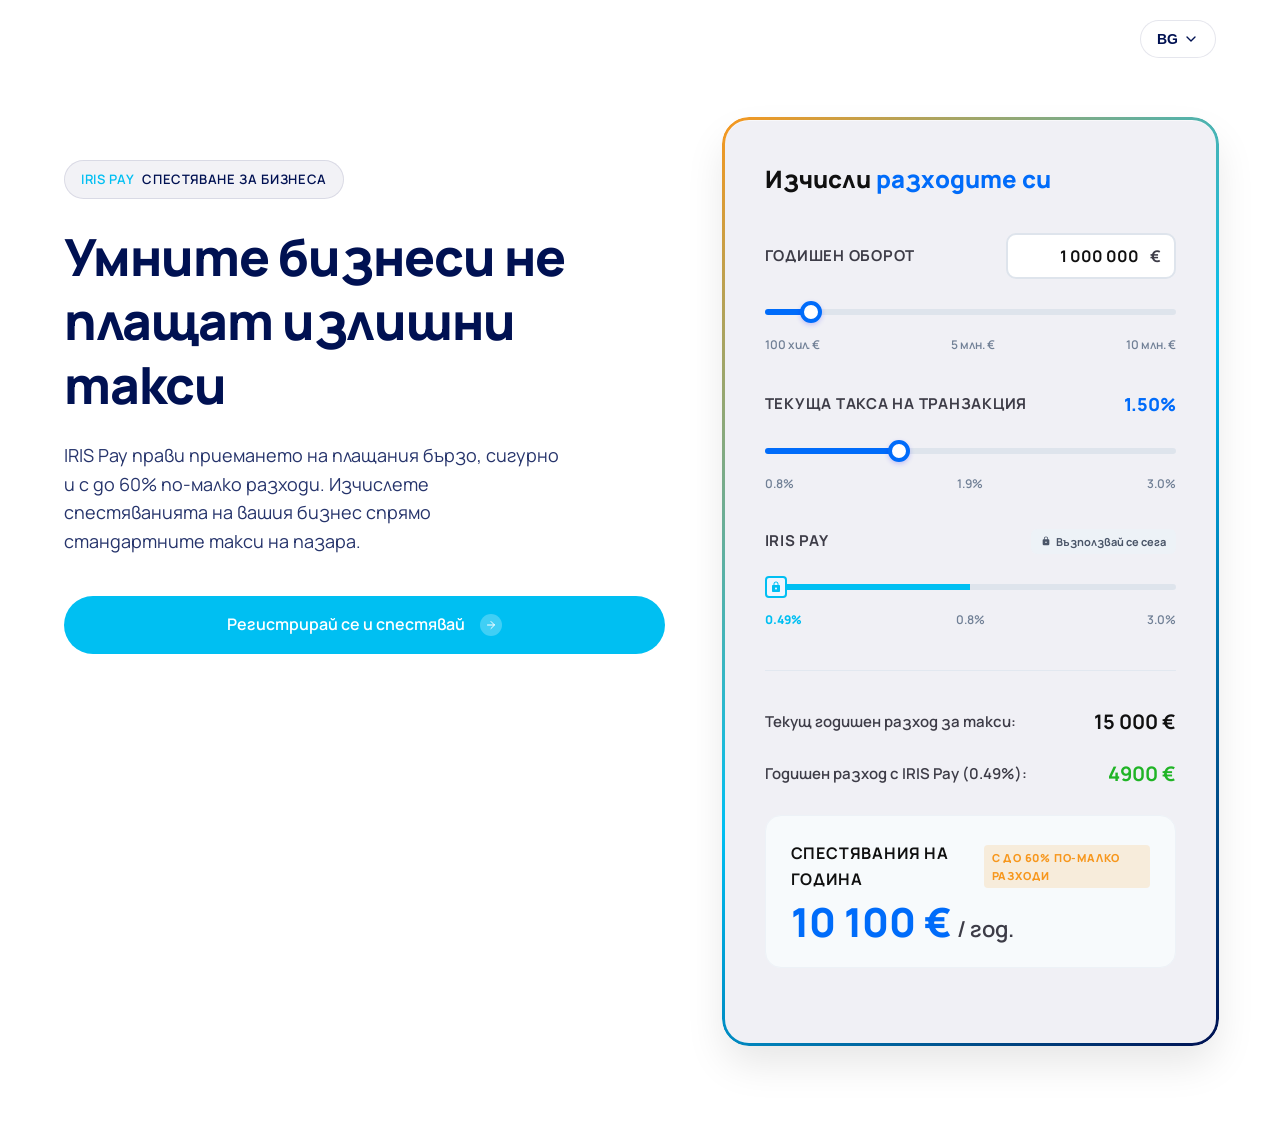
<file: index.html>
<!DOCTYPE html>
<html lang="bg">
<head>
  <meta charset="UTF-8">
  <meta name="viewport" content="width=device-width, initial-scale=1.0">
  <title>IRIS Pay - Калкулатор на таксите и спестяванията</title>
  <meta name="description" content="Изчислете колко спестява вашият бизнес с IRIS Pay. Сравнете вашите трансакционни такси с нашата фиксирана такса от 0.49%.">
  <link rel="stylesheet" href="style.css?v=1.1">
</head>
<body>

  <!-- Header -->
  <header class="header">
    <nav class="header__nav">
      <div class="header__actions">
        <div class="lang-dropdown">
          <button class="lang-dropdown__btn">
            <span id="currentLang">BG</span>
            <svg class="lang-dropdown__icon" viewBox="0 0 24 24"><path d="M6 9l6 6 6-6" stroke="currentColor" stroke-width="2" fill="none" stroke-linecap="round" stroke-linejoin="round"/></svg>
          </button>
          <div class="lang-dropdown__menu">
            <a href="bg/">BG</a>
            <a href="en/">EN</a>
            <a href="ro/">RO</a>
            <a href="hr/">HR</a>
            <a href="el/">EL</a>
            <a href="it/">IT</a>
          </div>
        </div>
      </div>
    </nav>
  </header>

  <!-- Main Hero Wrapper -->
  <main class="hero-wrapper wrap">
    <!-- Liquid Gradient Background -->
    <div class="gradient-bg">
      <!-- SVG filter for liquid blend (goo) -->
      <svg xmlns="http://www.w3.org/2000/svg" version="1.1">
        <defs>
          <filter id="goo">
            <feGaussianBlur in="SourceGraphic" stdDeviation="10" result="blur" />
            <feColorMatrix in="blur" mode="matrix" values="1 0 0 0 0  0 1 0 0 0  0 0 1 0 0  0 0 0 18 -8" result="goo" />
            <feBlend in="SourceGraphic" in2="goo" />
          </filter>
        </defs>
      </svg>
      <div class="gradient-bg__container">
        <div class="gradient-bg__g1"></div>
        <div class="gradient-bg__g2"></div>
        <div class="gradient-bg__g3"></div>
        <div class="gradient-bg__g4"></div>
        <div class="gradient-bg__g5"></div>
      </div>
    </div>

    <div class="container">
      <div class="hero-grid">
        
        <!-- Left Side: Hero Text -->
        <div class="hero-text">
          <div class="hero-pill" data-i18n="hero-pill">
            <i>IRIS Pay</i> Спестяване за бизнеса
          </div>
          <h1 class="hero-title" data-i18n="hero-title">
            Умните бизнеси не плащат излишни такси
          </h1>
          <p class="hero-description" data-i18n="hero-desc">
            IRIS Pay прави приемането на плащания бързо, сигурно и с до 60% по-малко разходи. Изчислете спестяванията на вашия бизнес спрямо стандартните такси на пазара.
          </p>
          <a class="btn btn--circle-blue" href="https://irispay.eu/bg/register">
            <span class="btn__txt" data-i18n="btn-register-save">Регистрирай се и спестявай</span>
            <span class="btn__icon-box">
              <svg class="btn__arrow-svg" viewBox="0 0 24 24">
                <path d="M5 12h14M12 5l7 7-7 7" stroke="currentColor" stroke-width="2" fill="none" stroke-linecap="round" stroke-linejoin="round"/>
              </svg>
            </span>
          </a>
        </div>

        <!-- Right Side: Calculator Card -->
        <div class="calc-card" id="calculator">
          <div class="calc-card__title">
            <span><span data-i18n="calc-title-1">Изчисли </span><span class="calc-card__title-highlight" data-i18n="calc-title-2">разходите си</span></span>
          </div>

          <!-- Slider 1: Annual Turnover -->
          <div class="calc-group">
            <div class="calc-label-row">
              <span class="calc-label" data-i18n="calc-label-turnover">Годишен оборот</span>
              <div class="calc-input-wrapper">
                <input type="text" id="turnoverInput" class="calc-number-input" value="1 000 000">
                <span class="calc-input-symbol">€</span>
              </div>
            </div>
            <div class="slider-container">
              <input type="range" id="turnoverSlider" class="range-slider" min="100000" max="10000000" step="50000" value="1000000">
              <div class="slider-scale">
                <span data-i18n="calc-scale-100k">100 хил. €</span>
                <span data-i18n="calc-scale-5m">5 млн. €</span>
                <span data-i18n="calc-scale-10m">10 млн. €</span>
              </div>
            </div>
          </div>

          <!-- Slider 2: Competitor Transaction Fee -->
          <div class="calc-group">
            <div class="calc-label-row">
              <span class="calc-label" data-i18n="calc-label-fee">Текуща такса на транзакция</span>
              <span id="feeDisplay" class="calc-value-display">1.50%</span>
            </div>
            <div class="slider-container">
              <input type="range" id="feeSlider" class="range-slider" min="0.8" max="3.0" step="0.05" value="1.50">
              <div class="slider-scale">
                <span>0.8%</span>
                <span>1.9%</span>
                <span>3.0%</span>
              </div>
            </div>
          </div>

          <!-- Slider 3: IRIS Pay Fixed Fee -->
          <div class="calc-group">
            <div class="calc-label-row">
              <span class="calc-label" data-i18n="calc-label-iris">IRIS Pay</span>
              <span class="locked-badge">
                <svg class="locked-badge-icon" viewBox="0 0 24 24">
                  <path d="M18 8h-1V6c0-2.76-2.24-5-5-5S7 3.24 7 6v2H6c-1.1 0-2 .9-2 2v10c0 1.1.9 2 2 2h12c1.1 0 2-.9 2-2V10c0-1.1-.9-2-2-2zm-6 9c-1.1 0-2-.9-2-2s.9-2 2-2 2 .9 2 2-.9 2-2 2zm3.1-9H8.9V6c0-1.71 1.39-3.1 3.1-3.1 1.71 0 3.1 1.39 3.1 3.1v2z"/>
                </svg>
                <span data-i18n="calc-lock-text">Възползвай се сега</span>
              </span>
            </div>
            <div class="slider-container">
              <!-- Scale starts at 0.49 to place padlock at the far left edge -->
              <input type="range" id="irisSlider" class="range-slider range-slider--locked range-slider--iris" min="0.49" max="3.0" step="0.01" value="0.49" disabled>
              <div class="slider-scale" style="position: relative; height: 2rem;">
                <span id="irisFeeLabel" style="color: var(--cyan-blue); font-weight: 800; position: absolute; left: 0;">0.49%</span>
                <span style="position: absolute; left: 50%; transform: translateX(-50%); font-weight: 600;">0.8%</span>
                <span style="position: absolute; right: 0;">3.0%</span>
              </div>
            </div>
          </div>

          <!-- Calculator Results Section -->
          <div class="calc-results">
            <div class="results-row">
              <span class="results-label" data-i18n="res-current-cost">Текущ годишен разход за такси:</span>
              <span id="currentCost" class="results-value">€15,000</span>
            </div>
            <div class="results-row">
              <span class="results-label" data-i18n="res-iris-cost">Годишен разход с IRIS Pay (0.49%):</span>
              <span id="irisCost" class="results-value" style="color: #20b426;">€4,900</span>
            </div>
            
            <!-- Highlighted Savings -->
            <div class="results-row results-row--savings">
              <div class="results-label">
                <span data-i18n="res-savings-title">Спестявания на година</span>
                <span class="results-savings-badge" data-i18n="res-savings-badge">С до 60% по-малко разходи</span>
              </div>
              <div id="savingsCost" class="results-value--savings">€10,100<span>/ год.</span></div>
            </div>

          </div>
        </div>

      </div>
    </div>
  </main>

  <!-- Secret Modal -->
  <div class="secret-modal-overlay" id="secretModal">
    <div class="secret-modal">
      <h3>Генериране на оферта</h3>
      <label>Нова комисионна за IRIS Pay (%):</label>
      <input type="number" id="secretFeeInput" step="0.01" value="0.49" class="calc-number-input">
      <div style="display: flex; gap: 1rem; margin-top: 2rem;">
        <button id="secretGenerateBtn" class="btn btn--blue" style="flex: 1;">Генерирай</button>
        <button id="secretCloseBtn" class="btn" style="flex: 1; border: 1px solid #ccc;">Отказ</button>
      </div>
      <div id="secretLinkOutput" style="margin-top: 1.5rem; font-size: 1.1rem; word-break: break-all; color: var(--primary-blue);"></div>
    </div>
  </div>


  <script src="i18n.js?v=1.1"></script>
  <script src="app.js?v=1.1"></script>
  <script>
    // Изпраща височината на съдържанието към родителската страница
    if (window.self !== window.top) {
      document.documentElement.style.overflow = "hidden";
      document.body.style.overflow = "hidden";

      const content = document.querySelector(".wrap") || document.querySelector(".hero-wrapper") || document.body;
      let lastHeight = 0;

      const postHeight = () => {
        if (!content) return;
        const height = Math.ceil(content.getBoundingClientRect().height);
        if (height === lastHeight || height === 0) return;
        lastHeight = height;
        window.parent.postMessage({ type: "compound-calc:height", height }, "*");
      };

      if (window.ResizeObserver && content) {
        new ResizeObserver(postHeight).observe(content);
      }
      window.addEventListener("load", postHeight);
      document.querySelectorAll("details").forEach((d) =>
        d.addEventListener("toggle", postHeight)
      );
      postHeight();
    }
  </script>
</body>
</html>
</file>
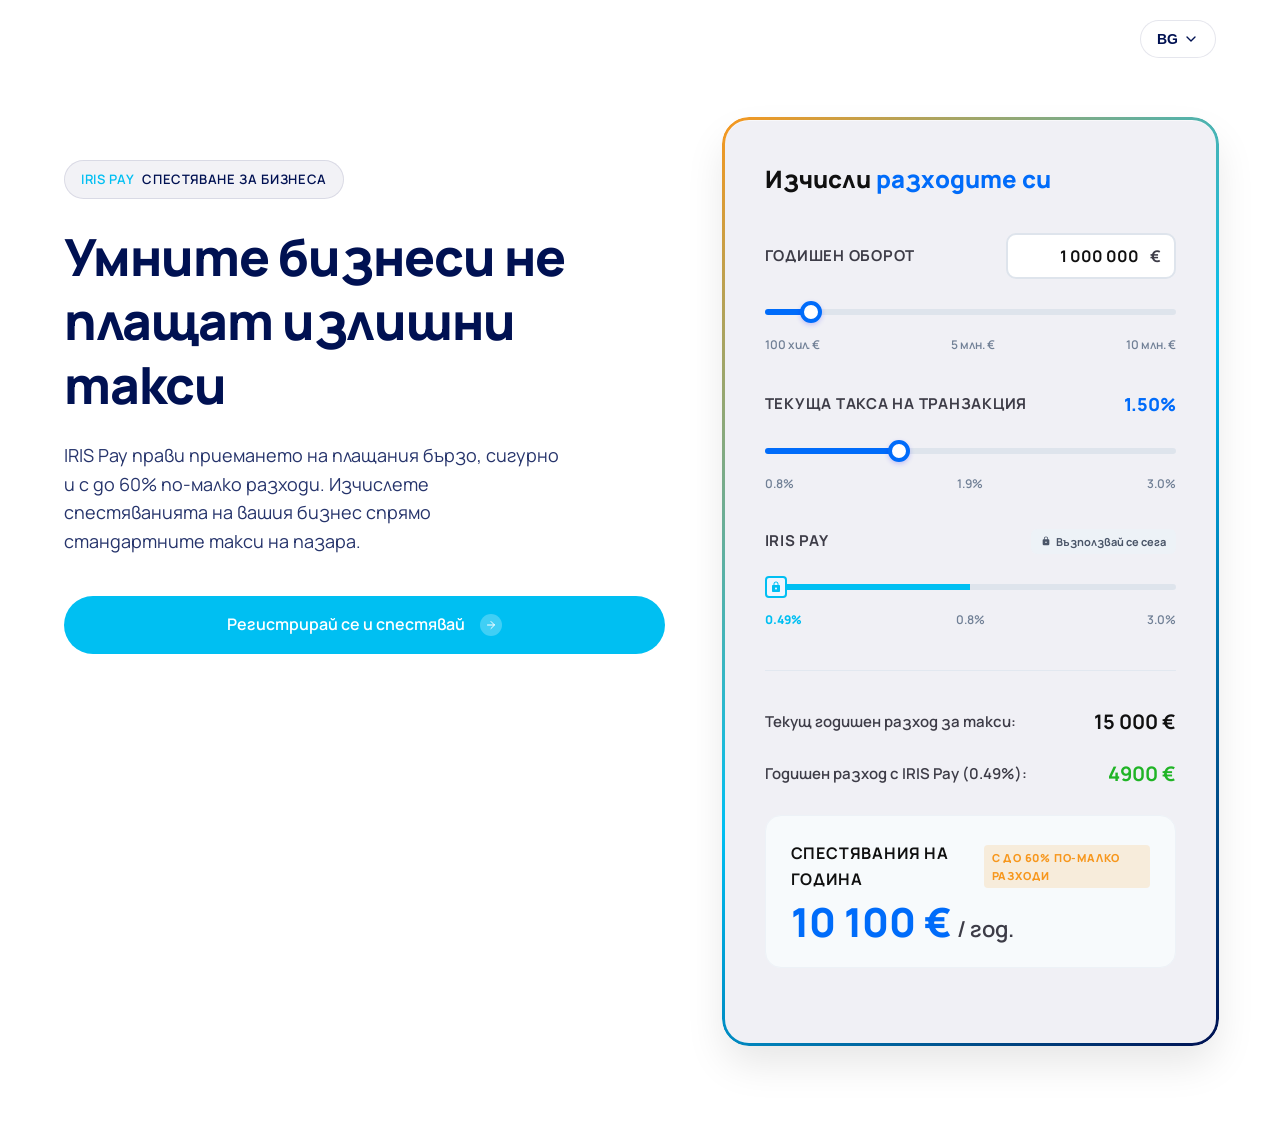
<file: bg/index.html>
<!DOCTYPE html>
<html lang="bg">
<head>
  <meta charset="UTF-8">
  <meta name="viewport" content="width=device-width, initial-scale=1.0">
  <title>IRIS Pay - Калкулатор на таксите и спестяванията</title>
  <meta name="description" content="Изчислете колко спестява вашият бизнес с IRIS Pay. Сравнете вашите трансакционни такси с нашата фиксирана такса от 0.49%.">
  <link rel="stylesheet" href="../style.css?v=1.1">
</head>
<body>

  <!-- Header -->
  <header class="header">
    <nav class="header__nav">
      <div class="header__actions">
        <div class="lang-dropdown">
          <button class="lang-dropdown__btn">
            <span id="currentLang">BG</span>
            <svg class="lang-dropdown__icon" viewBox="0 0 24 24"><path d="M6 9l6 6 6-6" stroke="currentColor" stroke-width="2" fill="none" stroke-linecap="round" stroke-linejoin="round"/></svg>
          </button>
          <div class="lang-dropdown__menu">
            <a href="../bg/">BG</a>
            <a href="../en/">EN</a>
            <a href="../ro/">RO</a>
            <a href="../hr/">HR</a>
            <a href="../el/">EL</a>
            <a href="../it/">IT</a>
          </div>
        </div>
      </div>
    </nav>
  </header>

  <!-- Main Hero Wrapper -->
  <main class="hero-wrapper wrap">
    <!-- Liquid Gradient Background -->
    <div class="gradient-bg">
      <svg xmlns="http://www.w3.org/2000/svg" version="1.1">
        <defs>
          <filter id="goo">
            <feGaussianBlur in="SourceGraphic" stdDeviation="10" result="blur" />
            <feColorMatrix in="blur" mode="matrix" values="1 0 0 0 0  0 1 0 0 0  0 0 1 0 0  0 0 0 18 -8" result="goo" />
            <feBlend in="SourceGraphic" in2="goo" />
          </filter>
        </defs>
      </svg>
      <div class="gradient-bg__container">
        <div class="gradient-bg__g1"></div>
        <div class="gradient-bg__g2"></div>
        <div class="gradient-bg__g3"></div>
        <div class="gradient-bg__g4"></div>
        <div class="gradient-bg__g5"></div>
      </div>
    </div>

    <div class="container">
      <div class="hero-grid">
        
        <!-- Left Side: Hero Text -->
        <div class="hero-text">
          <div class="hero-pill" data-i18n="hero-pill">
            <i>IRIS Pay</i> Спестяване за бизнеса
          </div>
          <h1 class="hero-title" data-i18n="hero-title">
            Умните бизнеси не плащат излишни такси
          </h1>
          <p class="hero-description" data-i18n="hero-desc">
            IRIS Pay прави приемането на плащания бързо, сигурно и с до 60% по-малко разходи. Изчислете спестяванията на вашия бизнес спрямо стандартните такси на пазара.
          </p>
          <a class="btn btn--circle-blue" href="https://irispay.eu/bg/register">
            <span class="btn__txt" data-i18n="btn-register-save">Регистрирай се и спестявай</span>
            <span class="btn__icon-box">
              <svg class="btn__arrow-svg" viewBox="0 0 24 24">
                <path d="M5 12h14M12 5l7 7-7 7" stroke="currentColor" stroke-width="2" fill="none" stroke-linecap="round" stroke-linejoin="round"/>
              </svg>
            </span>
          </a>
        </div>

        <!-- Right Side: Calculator Card -->
        <div class="calc-card" id="calculator">
          <div class="calc-card__title">
            <span><span data-i18n="calc-title-1">Изчисли </span><span class="calc-card__title-highlight" data-i18n="calc-title-2">разходите си</span></span>
          </div>

          <!-- Slider 1: Annual Turnover -->
          <div class="calc-group">
            <div class="calc-label-row">
              <span class="calc-label" data-i18n="calc-label-turnover">ГОДИШЕН ОБОРОТ</span>
              <div class="calc-input-wrapper">
                <input type="text" id="turnoverInput" class="calc-number-input" value="1 000 000">
                <span class="calc-input-symbol">€</span>
              </div>
            </div>
            <div class="slider-container">
              <input type="range" id="turnoverSlider" class="range-slider" min="100000" max="10000000" step="50000" value="1000000">
              <div class="slider-scale">
                <span data-i18n="calc-scale-100k">100 хил. €</span>
                <span data-i18n="calc-scale-5m">5 млн. €</span>
                <span data-i18n="calc-scale-10m">10 млн. €</span>
              </div>
            </div>
          </div>

          <!-- Slider 2: Competitor Transaction Fee -->
          <div class="calc-group">
            <div class="calc-label-row">
              <span class="calc-label" data-i18n="calc-label-fee">ТЕКУЩА ТАКСА НА ТРАНЗАКЦИЯ</span>
              <span id="feeDisplay" class="calc-value-display">1.50%</span>
            </div>
            <div class="slider-container">
              <input type="range" id="feeSlider" class="range-slider" min="0.8" max="3.0" step="0.05" value="1.50">
              <div class="slider-scale">
                <span>0.8%</span>
                <span>1.9%</span>
                <span>3.0%</span>
              </div>
            </div>
          </div>

          <!-- Slider 3: IRIS Pay Fixed Fee -->
          <div class="calc-group">
            <div class="calc-label-row">
              <span class="calc-label" data-i18n="calc-label-iris">IRIS PAY</span>
              <span class="locked-badge">
                <svg class="locked-badge-icon" viewBox="0 0 24 24">
                  <path d="M18 8h-1V6c0-2.76-2.24-5-5-5S7 3.24 7 6v2H6c-1.1 0-2 .9-2 2v10c0 1.1.9 2 2 2h12c1.1 0 2-.9 2-2V10c0-1.1-.9-2-2-2zm-6 9c-1.1 0-2-.9-2-2s.9-2 2-2 2 .9 2 2-.9 2-2 2zm3.1-9H8.9V6c0-1.71 1.39-3.1 3.1-3.1 1.71 0 3.1 1.39 3.1 3.1v2z"/>
                </svg>
                <span data-i18n="calc-lock-text">Възползвай се сега</span>
              </span>
            </div>
            <div class="slider-container">
              <input type="range" id="irisSlider" class="range-slider range-slider--locked range-slider--iris" min="0.49" max="3.0" step="0.01" value="0.49" disabled>
              <div class="slider-scale" style="position: relative; height: 2rem;">
                <span id="irisFeeLabel" style="color: var(--cyan-blue); font-weight: 800; position: absolute; left: 0;">0.49%</span>
                <span style="position: absolute; left: 50%; transform: translateX(-50%); font-weight: 600;">0.8%</span>
                <span style="position: absolute; right: 0;">3.0%</span>
              </div>
            </div>
          </div>

          <!-- Calculator Results Section -->
          <div class="calc-results">
            <div class="results-row">
              <span class="results-label" data-i18n="res-current-cost">Текущ годишен разход за такси:</span>
              <span id="currentCost" class="results-value">€15,000</span>
            </div>
            <div class="results-row">
              <span class="results-label" data-i18n="res-iris-cost">Годишен разход с IRIS Pay (0.49%):</span>
              <span id="irisCost" class="results-value" style="color: #20b426;">€4,900</span>
            </div>
            
            <!-- Highlighted Savings -->
            <div class="results-row results-row--savings">
              <div class="results-label">
                <span data-i18n="res-savings-title">Спестявания на година</span>
                <span class="results-savings-badge" data-i18n="res-savings-badge">С до 60% по-малко разходи</span>
              </div>
              <div id="savingsCost" class="results-value--savings">€10,100<span>/ год.</span></div>
            </div>

          </div>
        </div>

      </div>
    </div>
  </main>

  <!-- Secret Modal -->
  <div class="secret-modal-overlay" id="secretModal">
    <div class="secret-modal">
      <h3>Генериране на оферта</h3>
      <label>Нова комисионна за IRIS Pay (%):</label>
      <input type="number" id="secretFeeInput" step="0.01" value="0.49" class="calc-number-input">
      <div style="display: flex; gap: 1rem; margin-top: 2rem;">
        <button id="secretGenerateBtn" class="btn btn--blue" style="flex: 1;">Генерирай</button>
        <button id="secretCloseBtn" class="btn" style="flex: 1; border: 1px solid #ccc;">Отказ</button>
      </div>
      <div id="secretLinkOutput" style="margin-top: 1.5rem; font-size: 1.1rem; word-break: break-all; color: var(--primary-blue);"></div>
    </div>
  </div>

  <script src="../i18n.js?v=1.1"></script>
  <script src="../app.js?v=1.1"></script>
  <script>
    // Изпраща височината на съдържанието към родителската страница
    if (window.self !== window.top) {
      document.documentElement.style.overflow = "hidden";
      document.body.style.overflow = "hidden";

      const content = document.querySelector(".wrap") || document.querySelector(".hero-wrapper") || document.body;
      let lastHeight = 0;

      const postHeight = () => {
        if (!content) return;
        const height = Math.ceil(content.getBoundingClientRect().height);
        if (height === lastHeight || height === 0) return;
        lastHeight = height;
        window.parent.postMessage({ type: "compound-calc:height", height }, "*");
      };

      if (window.ResizeObserver && content) {
        new ResizeObserver(postHeight).observe(content);
      }
      window.addEventListener("load", postHeight);
      document.querySelectorAll("details").forEach((d) =>
        d.addEventListener("toggle", postHeight)
      );
      postHeight();
    }
  </script>
</body>
</html>
</file>
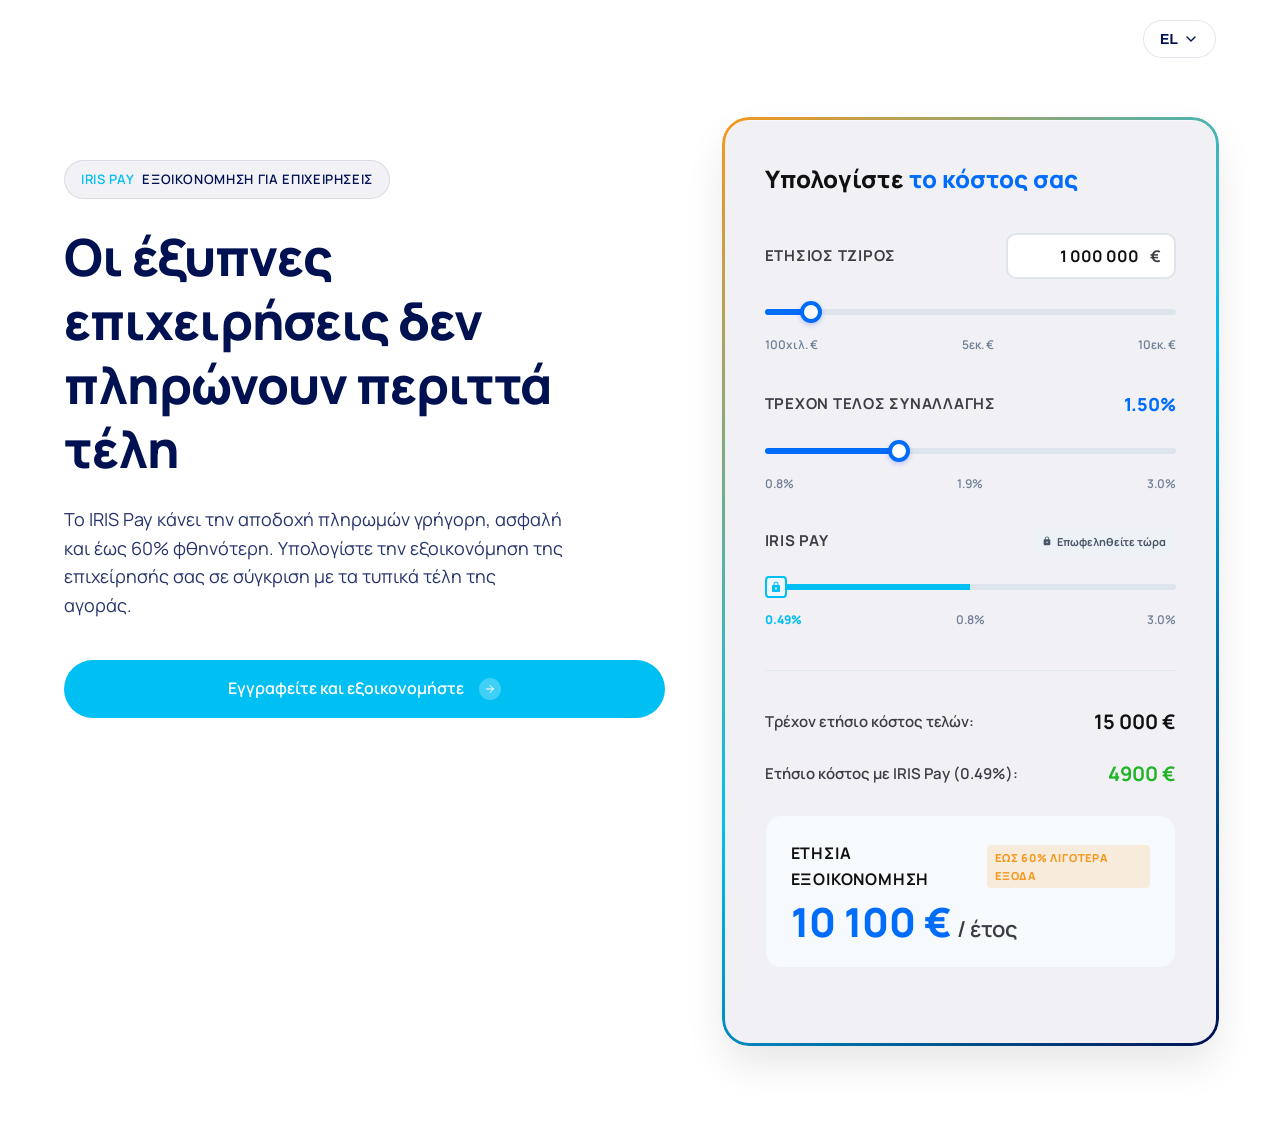
<file: el/index.html>
<!DOCTYPE html>
<html lang="el">
<head>
  <meta charset="UTF-8">
  <meta name="viewport" content="width=device-width, initial-scale=1.0">
  <title>IRIS Pay - Υπολογιστής Χρεώσεων και Εξοικονόμησης</title>
  <meta name="description" content="Υπολογίστε πόσο εξοικονομεί η επιχείρησή σας με το IRIS Pay. Συγκρίνετε τις προμήθειες συναλλαγών σας με τη σταθερή μας χρέωση 0.49%.">
  <link rel="stylesheet" href="../style.css?v=1.1">
</head>
<body>

  <!-- Header -->
  <header class="header">
    <nav class="header__nav">
      <div class="header__actions">
        <div class="lang-dropdown">
          <button class="lang-dropdown__btn">
            <span id="currentLang">EL</span>
            <svg class="lang-dropdown__icon" viewBox="0 0 24 24"><path d="M6 9l6 6 6-6" stroke="currentColor" stroke-width="2" fill="none" stroke-linecap="round" stroke-linejoin="round"/></svg>
          </button>
          <div class="lang-dropdown__menu">
            <a href="../bg/">BG</a>
            <a href="../en/">EN</a>
            <a href="../ro/">RO</a>
            <a href="../hr/">HR</a>
            <a href="../el/">EL</a>
            <a href="../it/">IT</a>
          </div>
        </div>
      </div>
    </nav>
  </header>

  <!-- Main Hero Wrapper -->
  <main class="hero-wrapper wrap">
    <!-- Liquid Gradient Background -->
    <div class="gradient-bg">
      <svg xmlns="http://www.w3.org/2000/svg" version="1.1">
        <defs>
          <filter id="goo">
            <feGaussianBlur in="SourceGraphic" stdDeviation="10" result="blur" />
            <feColorMatrix in="blur" mode="matrix" values="1 0 0 0 0  0 1 0 0 0  0 0 1 0 0  0 0 0 18 -8" result="goo" />
            <feBlend in="SourceGraphic" in2="goo" />
          </filter>
        </defs>
      </svg>
      <div class="gradient-bg__container">
        <div class="gradient-bg__g1"></div>
        <div class="gradient-bg__g2"></div>
        <div class="gradient-bg__g3"></div>
        <div class="gradient-bg__g4"></div>
        <div class="gradient-bg__g5"></div>
      </div>
    </div>

    <div class="container">
      <div class="hero-grid">
        
        <!-- Left Side: Hero Text -->
        <div class="hero-text">
          <div class="hero-pill" data-i18n="hero-pill">
            <i>IRIS Pay</i> Εξοικονόμηση για επιχειρήσεις
          </div>
          <h1 class="hero-title" data-i18n="hero-title">
            Οι έξυπνες επιχειρήσεις δεν πληρώνουν περιττά τέλη
          </h1>
          <p class="hero-description" data-i18n="hero-desc">
            Το IRIS Pay κάνει την αποδοχή πληρωμών γρήγορη, ασφαλή και έως 60% φθηνότερη. Υπολογίστε την εξοικονόμηση της επιχείρησής σας σε σύγκριση με τα τυπικά τέλη της αγοράς.
          </p>
          <a class="btn btn--circle-blue" href="https://irispay.eu/bg/register">
            <span class="btn__txt" data-i18n="btn-register-save">Εγγραφείτε και εξοικονομήστε</span>
            <span class="btn__icon-box">
              <svg class="btn__arrow-svg" viewBox="0 0 24 24">
                <path d="M5 12h14M12 5l7 7-7 7" stroke="currentColor" stroke-width="2" fill="none" stroke-linecap="round" stroke-linejoin="round"/>
              </svg>
            </span>
          </a>
        </div>

        <!-- Right Side: Calculator Card -->
        <div class="calc-card" id="calculator">
          <div class="calc-card__title">
            <span><span data-i18n="calc-title-1">Υπολογίστε </span><span class="calc-card__title-highlight" data-i18n="calc-title-2">το κόστος σας</span></span>
          </div>

          <!-- Slider 1: Annual Turnover -->
          <div class="calc-group">
            <div class="calc-label-row">
              <span class="calc-label" data-i18n="calc-label-turnover">ΕΤΗΣΙΟΣ ΤΖΙΡΟΣ</span>
              <div class="calc-input-wrapper">
                <input type="text" id="turnoverInput" class="calc-number-input" value="1 000 000">
                <span class="calc-input-symbol">€</span>
              </div>
            </div>
            <div class="slider-container">
              <input type="range" id="turnoverSlider" class="range-slider" min="100000" max="10000000" step="50000" value="1000000">
              <div class="slider-scale">
                <span data-i18n="calc-scale-100k">100χιλ. €</span>
                <span data-i18n="calc-scale-5m">5εκ. €</span>
                <span data-i18n="calc-scale-10m">10εκ. €</span>
              </div>
            </div>
          </div>

          <!-- Slider 2: Competitor Transaction Fee -->
          <div class="calc-group">
            <div class="calc-label-row">
              <span class="calc-label" data-i18n="calc-label-fee">ΤΡΕΧΟΝ ΤΕΛΟΣ ΣΥΝΑΛΛΑΓΗΣ</span>
              <span id="feeDisplay" class="calc-value-display">1.50%</span>
            </div>
            <div class="slider-container">
              <input type="range" id="feeSlider" class="range-slider" min="0.8" max="3.0" step="0.05" value="1.50">
              <div class="slider-scale">
                <span>0.8%</span>
                <span>1.9%</span>
                <span>3.0%</span>
              </div>
            </div>
          </div>

          <!-- Slider 3: IRIS Pay Fixed Fee -->
          <div class="calc-group">
            <div class="calc-label-row">
              <span class="calc-label" data-i18n="calc-label-iris">IRIS PAY</span>
              <span class="locked-badge">
                <svg class="locked-badge-icon" viewBox="0 0 24 24">
                  <path d="M18 8h-1V6c0-2.76-2.24-5-5-5S7 3.24 7 6v2H6c-1.1 0-2 .9-2 2v10c0 1.1.9 2 2 2h12c1.1 0 2-.9 2-2V10c0-1.1-.9-2-2-2zm-6 9c-1.1 0-2-.9-2-2s.9-2 2-2 2 .9 2 2-.9 2-2 2zm3.1-9H8.9V6c0-1.71 1.39-3.1 3.1-3.1 1.71 0 3.1 1.39 3.1 3.1v2z"/>
                </svg>
                <span data-i18n="calc-lock-text">Επωφεληθείτε τώρα</span>
              </span>
            </div>
            <div class="slider-container">
              <input type="range" id="irisSlider" class="range-slider range-slider--locked range-slider--iris" min="0.49" max="3.0" step="0.01" value="0.49" disabled>
              <div class="slider-scale" style="position: relative; height: 2rem;">
                <span id="irisFeeLabel" style="color: var(--cyan-blue); font-weight: 800; position: absolute; left: 0;">0.49%</span>
                <span style="position: absolute; left: 50%; transform: translateX(-50%); font-weight: 600;">0.8%</span>
                <span style="position: absolute; right: 0;">3.0%</span>
              </div>
            </div>
          </div>

          <!-- Calculator Results Section -->
          <div class="calc-results">
            <div class="results-row">
              <span class="results-label" data-i18n="res-current-cost">Τρέχον ετήσιο κόστος τελών:</span>
              <span id="currentCost" class="results-value">€15,000</span>
            </div>
            <div class="results-row">
              <span class="results-label" data-i18n="res-iris-cost">Ετήσιο κόστος με IRIS Pay (0.49%):</span>
              <span id="irisCost" class="results-value" style="color: #20b426;">€4,900</span>
            </div>
            
            <!-- Highlighted Savings -->
            <div class="results-row results-row--savings">
              <div class="results-label">
                <span data-i18n="res-savings-title">Ετήσια εξοικονόμηση</span>
                <span class="results-savings-badge" data-i18n="res-savings-badge">Έως 60% λιγότερα έξοδα</span>
              </div>
              <div id="savingsCost" class="results-value--savings">€10,100<span>/ έτος</span></div>
            </div>

          </div>
        </div>

      </div>
    </div>
  </main>

  <!-- Secret Modal -->
  <div class="secret-modal-overlay" id="secretModal">
    <div class="secret-modal">
      <h3>Генериране на оферта</h3>
      <label>Нова комисионна за IRIS Pay (%):</label>
      <input type="number" id="secretFeeInput" step="0.01" value="0.49" class="calc-number-input">
      <div style="display: flex; gap: 1rem; margin-top: 2rem;">
        <button id="secretGenerateBtn" class="btn btn--blue" style="flex: 1;">Генерирай</button>
        <button id="secretCloseBtn" class="btn" style="flex: 1; border: 1px solid #ccc;">Отказ</button>
      </div>
      <div id="secretLinkOutput" style="margin-top: 1.5rem; font-size: 1.1rem; word-break: break-all; color: var(--primary-blue);"></div>
    </div>
  </div>

  <script src="../i18n.js?v=1.1"></script>
  <script src="../app.js?v=1.1"></script>
  <script>
    // Изпраща височината на съдържанието към родителската страница
    if (window.self !== window.top) {
      document.documentElement.style.overflow = "hidden";
      document.body.style.overflow = "hidden";

      const content = document.querySelector(".wrap") || document.querySelector(".hero-wrapper") || document.body;
      let lastHeight = 0;

      const postHeight = () => {
        if (!content) return;
        const height = Math.ceil(content.getBoundingClientRect().height);
        if (height === lastHeight || height === 0) return;
        lastHeight = height;
        window.parent.postMessage({ type: "compound-calc:height", height }, "*");
      };

      if (window.ResizeObserver && content) {
        new ResizeObserver(postHeight).observe(content);
      }
      window.addEventListener("load", postHeight);
      document.querySelectorAll("details").forEach((d) =>
        d.addEventListener("toggle", postHeight)
      );
      postHeight();
    }
  </script>
</body>
</html>
</file>
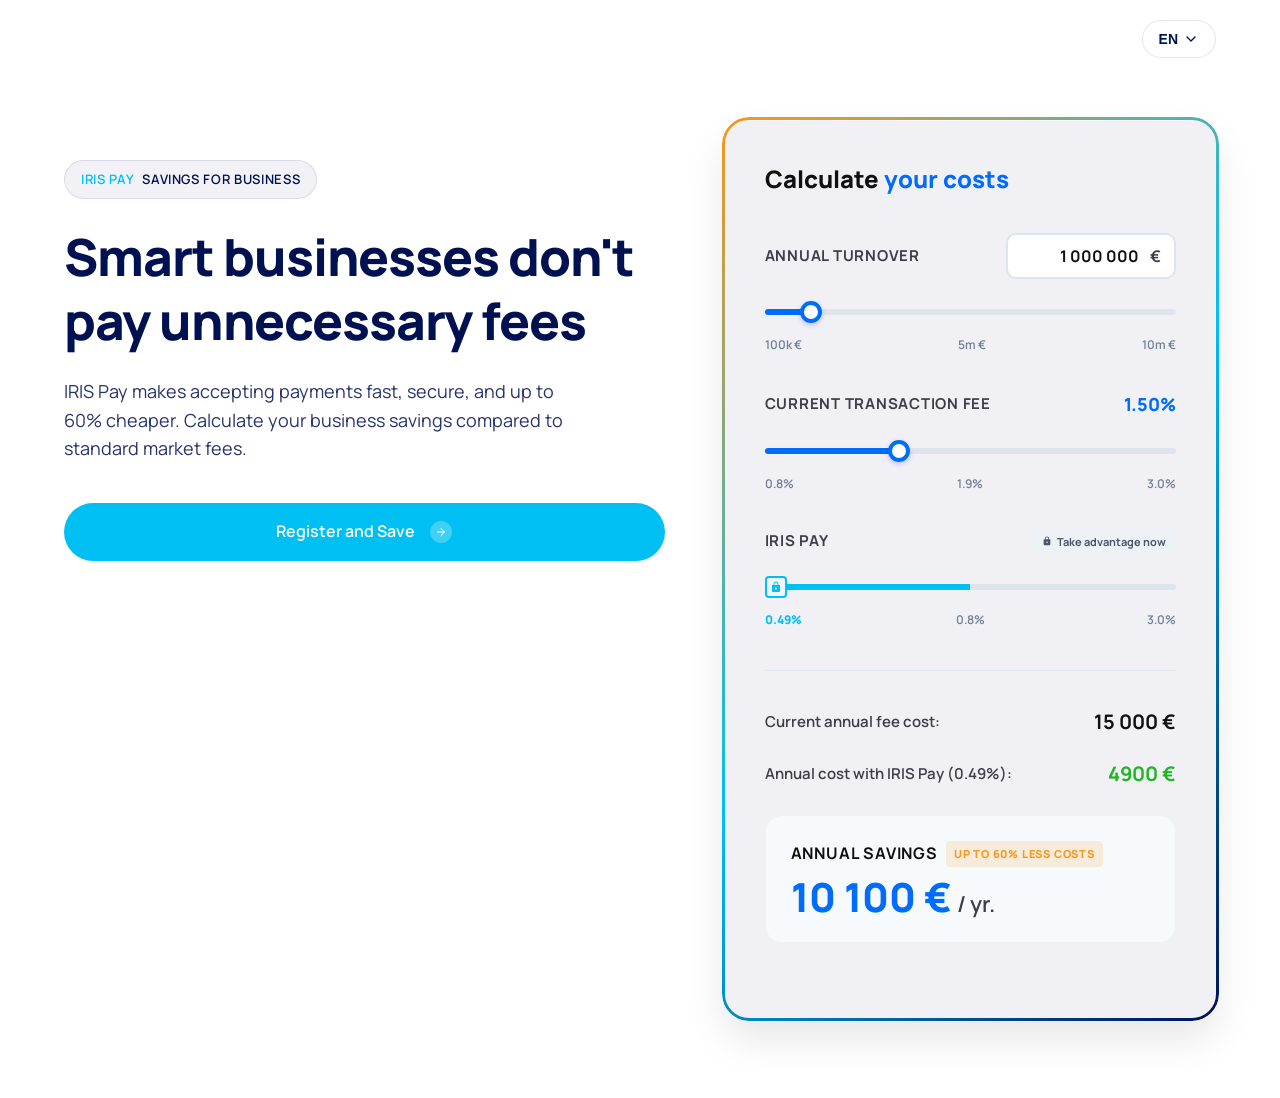
<file: en/index.html>
<!DOCTYPE html>
<html lang="en">
<head>
  <meta charset="UTF-8">
  <meta name="viewport" content="width=device-width, initial-scale=1.0">
  <title>IRIS Pay - Fee and Savings Calculator</title>
  <meta name="description" content="Calculate how much your business saves with IRIS Pay. Compare your transaction fees with our fixed fee of 0.49%.">
  <link rel="stylesheet" href="../style.css?v=1.1">
</head>
<body>

  <!-- Header -->
  <header class="header">
    <nav class="header__nav">
      <div class="header__actions">
        <div class="lang-dropdown">
          <button class="lang-dropdown__btn">
            <span id="currentLang">EN</span>
            <svg class="lang-dropdown__icon" viewBox="0 0 24 24"><path d="M6 9l6 6 6-6" stroke="currentColor" stroke-width="2" fill="none" stroke-linecap="round" stroke-linejoin="round"/></svg>
          </button>
          <div class="lang-dropdown__menu">
            <a href="../bg/">BG</a>
            <a href="../en/">EN</a>
            <a href="../ro/">RO</a>
            <a href="../hr/">HR</a>
            <a href="../el/">EL</a>
            <a href="../it/">IT</a>
          </div>
        </div>
      </div>
    </nav>
  </header>

  <!-- Main Hero Wrapper -->
  <main class="hero-wrapper wrap">
    <!-- Liquid Gradient Background -->
    <div class="gradient-bg">
      <svg xmlns="http://www.w3.org/2000/svg" version="1.1">
        <defs>
          <filter id="goo">
            <feGaussianBlur in="SourceGraphic" stdDeviation="10" result="blur" />
            <feColorMatrix in="blur" mode="matrix" values="1 0 0 0 0  0 1 0 0 0  0 0 1 0 0  0 0 0 18 -8" result="goo" />
            <feBlend in="SourceGraphic" in2="goo" />
          </filter>
        </defs>
      </svg>
      <div class="gradient-bg__container">
        <div class="gradient-bg__g1"></div>
        <div class="gradient-bg__g2"></div>
        <div class="gradient-bg__g3"></div>
        <div class="gradient-bg__g4"></div>
        <div class="gradient-bg__g5"></div>
      </div>
    </div>

    <div class="container">
      <div class="hero-grid">
        
        <!-- Left Side: Hero Text -->
        <div class="hero-text">
          <div class="hero-pill" data-i18n="hero-pill">
            <i>IRIS Pay</i> Savings for Business
          </div>
          <h1 class="hero-title" data-i18n="hero-title">
            Smart businesses don't pay unnecessary fees
          </h1>
          <p class="hero-description" data-i18n="hero-desc">
            IRIS Pay makes accepting payments fast, secure, and up to 60% cheaper. Calculate your business savings compared to standard market fees.
          </p>
          <a class="btn btn--circle-blue" href="https://irispay.eu/bg/register">
            <span class="btn__txt" data-i18n="btn-register-save">Register and Save</span>
            <span class="btn__icon-box">
              <svg class="btn__arrow-svg" viewBox="0 0 24 24">
                <path d="M5 12h14M12 5l7 7-7 7" stroke="currentColor" stroke-width="2" fill="none" stroke-linecap="round" stroke-linejoin="round"/>
              </svg>
            </span>
          </a>
        </div>

        <!-- Right Side: Calculator Card -->
        <div class="calc-card" id="calculator">
          <div class="calc-card__title">
            <span><span data-i18n="calc-title-1">Calculate </span><span class="calc-card__title-highlight" data-i18n="calc-title-2">your costs</span></span>
          </div>

          <!-- Slider 1: Annual Turnover -->
          <div class="calc-group">
            <div class="calc-label-row">
              <span class="calc-label" data-i18n="calc-label-turnover">ANNUAL TURNOVER</span>
              <div class="calc-input-wrapper">
                <input type="text" id="turnoverInput" class="calc-number-input" value="1 000 000">
                <span class="calc-input-symbol">€</span>
              </div>
            </div>
            <div class="slider-container">
              <input type="range" id="turnoverSlider" class="range-slider" min="100000" max="10000000" step="50000" value="1000000">
              <div class="slider-scale">
                <span data-i18n="calc-scale-100k">100k €</span>
                <span data-i18n="calc-scale-5m">5m €</span>
                <span data-i18n="calc-scale-10m">10m €</span>
              </div>
            </div>
          </div>

          <!-- Slider 2: Competitor Transaction Fee -->
          <div class="calc-group">
            <div class="calc-label-row">
              <span class="calc-label" data-i18n="calc-label-fee">CURRENT TRANSACTION FEE</span>
              <span id="feeDisplay" class="calc-value-display">1.50%</span>
            </div>
            <div class="slider-container">
              <input type="range" id="feeSlider" class="range-slider" min="0.8" max="3.0" step="0.05" value="1.50">
              <div class="slider-scale">
                <span>0.8%</span>
                <span>1.9%</span>
                <span>3.0%</span>
              </div>
            </div>
          </div>

          <!-- Slider 3: IRIS Pay Fixed Fee -->
          <div class="calc-group">
            <div class="calc-label-row">
              <span class="calc-label" data-i18n="calc-label-iris">IRIS PAY</span>
              <span class="locked-badge">
                <svg class="locked-badge-icon" viewBox="0 0 24 24">
                  <path d="M18 8h-1V6c0-2.76-2.24-5-5-5S7 3.24 7 6v2H6c-1.1 0-2 .9-2 2v10c0 1.1.9 2 2 2h12c1.1 0 2-.9 2-2V10c0-1.1-.9-2-2-2zm-6 9c-1.1 0-2-.9-2-2s.9-2 2-2 2 .9 2 2-.9 2-2 2zm3.1-9H8.9V6c0-1.71 1.39-3.1 3.1-3.1 1.71 0 3.1 1.39 3.1 3.1v2z"/>
                </svg>
                <span data-i18n="calc-lock-text">Take advantage now</span>
              </span>
            </div>
            <div class="slider-container">
              <input type="range" id="irisSlider" class="range-slider range-slider--locked range-slider--iris" min="0.49" max="3.0" step="0.01" value="0.49" disabled>
              <div class="slider-scale" style="position: relative; height: 2rem;">
                <span id="irisFeeLabel" style="color: var(--cyan-blue); font-weight: 800; position: absolute; left: 0;">0.49%</span>
                <span style="position: absolute; left: 50%; transform: translateX(-50%); font-weight: 600;">0.8%</span>
                <span style="position: absolute; right: 0;">3.0%</span>
              </div>
            </div>
          </div>

          <!-- Calculator Results Section -->
          <div class="calc-results">
            <div class="results-row">
              <span class="results-label" data-i18n="res-current-cost">Current annual fee cost:</span>
              <span id="currentCost" class="results-value">€15,000</span>
            </div>
            <div class="results-row">
              <span class="results-label" data-i18n="res-iris-cost">Annual cost with IRIS Pay (0.49%):</span>
              <span id="irisCost" class="results-value" style="color: #20b426;">€4,900</span>
            </div>
            
            <!-- Highlighted Savings -->
            <div class="results-row results-row--savings">
              <div class="results-label">
                <span data-i18n="res-savings-title">Annual Savings</span>
                <span class="results-savings-badge" data-i18n="res-savings-badge">Up to 60% less costs</span>
              </div>
              <div id="savingsCost" class="results-value--savings">€10,100<span>/ yr.</span></div>
            </div>

          </div>
        </div>

      </div>
    </div>
  </main>

  <!-- Secret Modal -->
  <div class="secret-modal-overlay" id="secretModal">
    <div class="secret-modal">
      <h3>Генериране на оферта</h3>
      <label>Нова комисионна за IRIS Pay (%):</label>
      <input type="number" id="secretFeeInput" step="0.01" value="0.49" class="calc-number-input">
      <div style="display: flex; gap: 1rem; margin-top: 2rem;">
        <button id="secretGenerateBtn" class="btn btn--blue" style="flex: 1;">Генерирай</button>
        <button id="secretCloseBtn" class="btn" style="flex: 1; border: 1px solid #ccc;">Отказ</button>
      </div>
      <div id="secretLinkOutput" style="margin-top: 1.5rem; font-size: 1.1rem; word-break: break-all; color: var(--primary-blue);"></div>
    </div>
  </div>

  <script src="../i18n.js?v=1.1"></script>
  <script src="../app.js?v=1.1"></script>
  <script>
    // Изпраща височината на съдържанието към родителската страница
    if (window.self !== window.top) {
      document.documentElement.style.overflow = "hidden";
      document.body.style.overflow = "hidden";

      const content = document.querySelector(".wrap") || document.querySelector(".hero-wrapper") || document.body;
      let lastHeight = 0;

      const postHeight = () => {
        if (!content) return;
        const height = Math.ceil(content.getBoundingClientRect().height);
        if (height === lastHeight || height === 0) return;
        lastHeight = height;
        window.parent.postMessage({ type: "compound-calc:height", height }, "*");
      };

      if (window.ResizeObserver && content) {
        new ResizeObserver(postHeight).observe(content);
      }
      window.addEventListener("load", postHeight);
      document.querySelectorAll("details").forEach((d) =>
        d.addEventListener("toggle", postHeight)
      );
      postHeight();
    }
  </script>
</body>
</html>
</file>
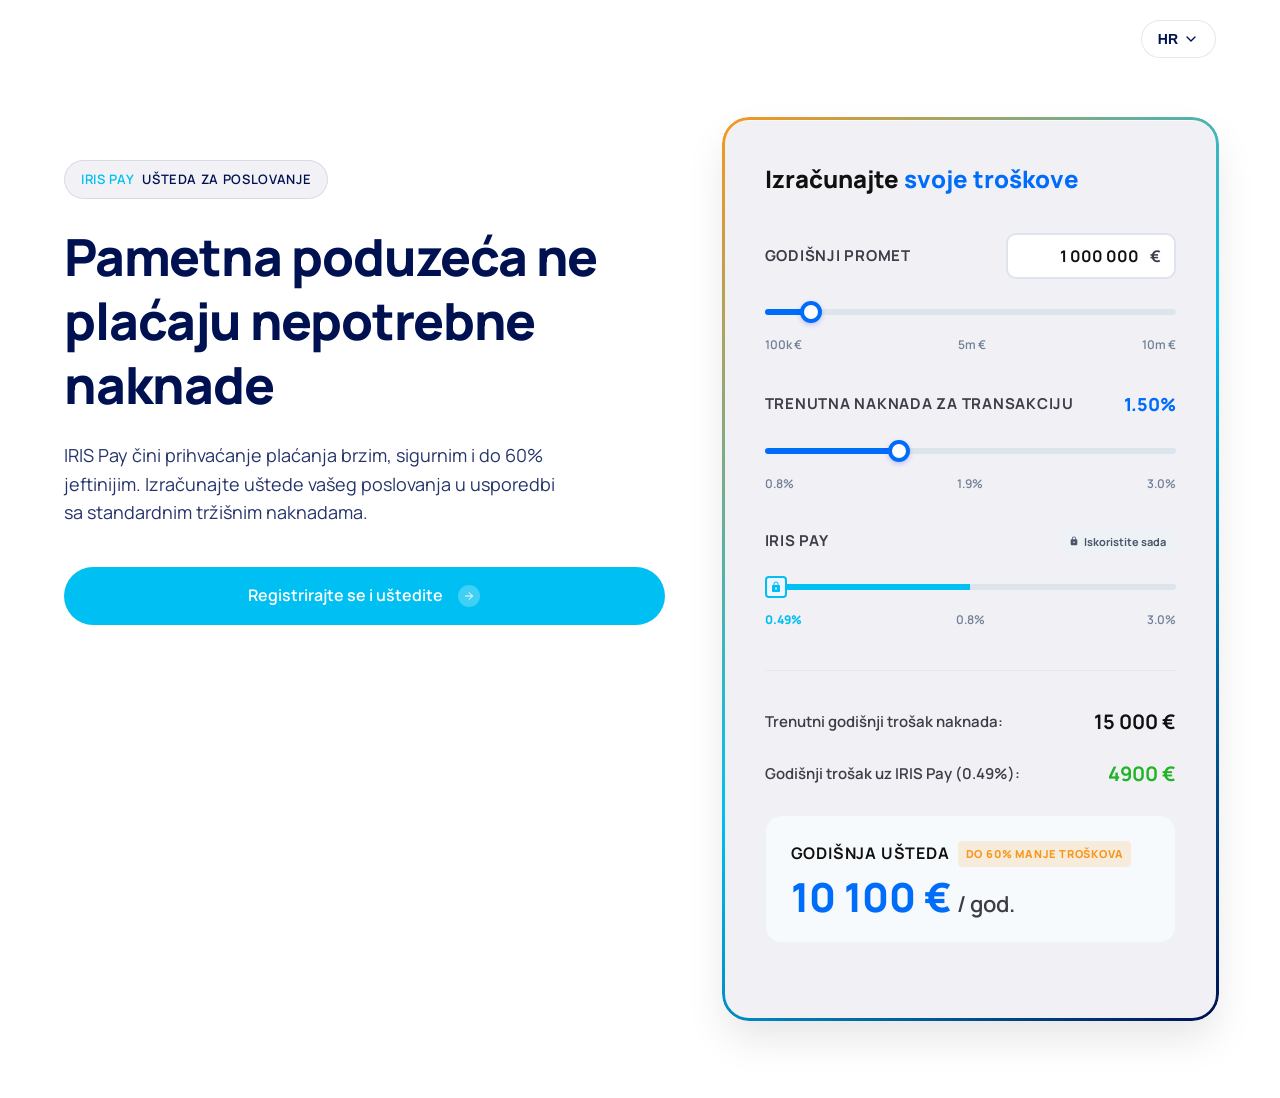
<file: hr/index.html>
<!DOCTYPE html>
<html lang="hr">
<head>
  <meta charset="UTF-8">
  <meta name="viewport" content="width=device-width, initial-scale=1.0">
  <title>IRIS Pay - Kalkulator naknada i ušteda</title>
  <meta name="description" content="Izračunajte koliko vaše poslovanje štedi uz IRIS Pay. Usporedite svoje transakcijske naknade s našom fiksnom naknadom od 0.49%.">
  <link rel="stylesheet" href="../style.css?v=1.1">
</head>
<body>

  <!-- Header -->
  <header class="header">
    <nav class="header__nav">
      <div class="header__actions">
        <div class="lang-dropdown">
          <button class="lang-dropdown__btn">
            <span id="currentLang">HR</span>
            <svg class="lang-dropdown__icon" viewBox="0 0 24 24"><path d="M6 9l6 6 6-6" stroke="currentColor" stroke-width="2" fill="none" stroke-linecap="round" stroke-linejoin="round"/></svg>
          </button>
          <div class="lang-dropdown__menu">
            <a href="../bg/">BG</a>
            <a href="../en/">EN</a>
            <a href="../ro/">RO</a>
            <a href="../hr/">HR</a>
            <a href="../el/">EL</a>
            <a href="../it/">IT</a>
          </div>
        </div>
      </div>
    </nav>
  </header>

  <!-- Main Hero Wrapper -->
  <main class="hero-wrapper wrap">
    <!-- Liquid Gradient Background -->
    <div class="gradient-bg">
      <svg xmlns="http://www.w3.org/2000/svg" version="1.1">
        <defs>
          <filter id="goo">
            <feGaussianBlur in="SourceGraphic" stdDeviation="10" result="blur" />
            <feColorMatrix in="blur" mode="matrix" values="1 0 0 0 0  0 1 0 0 0  0 0 1 0 0  0 0 0 18 -8" result="goo" />
            <feBlend in="SourceGraphic" in2="goo" />
          </filter>
        </defs>
      </svg>
      <div class="gradient-bg__container">
        <div class="gradient-bg__g1"></div>
        <div class="gradient-bg__g2"></div>
        <div class="gradient-bg__g3"></div>
        <div class="gradient-bg__g4"></div>
        <div class="gradient-bg__g5"></div>
      </div>
    </div>

    <div class="container">
      <div class="hero-grid">
        
        <!-- Left Side: Hero Text -->
        <div class="hero-text">
          <div class="hero-pill" data-i18n="hero-pill">
            <i>IRIS Pay</i> Ušteda za poslovanje
          </div>
          <h1 class="hero-title" data-i18n="hero-title">
            Pametna poduzeća ne plaćaju nepotrebne naknade
          </h1>
          <p class="hero-description" data-i18n="hero-desc">
            IRIS Pay čini prihvaćanje plaćanja brzim, sigurnim i do 60% jeftinijim. Izračunajte uštede vašeg poslovanja u usporedbi sa standardnim tržišnim naknadama.
          </p>
          <a class="btn btn--circle-blue" href="https://irispay.eu/bg/register">
            <span class="btn__txt" data-i18n="btn-register-save">Registrirajte se i uštedite</span>
            <span class="btn__icon-box">
              <svg class="btn__arrow-svg" viewBox="0 0 24 24">
                <path d="M5 12h14M12 5l7 7-7 7" stroke="currentColor" stroke-width="2" fill="none" stroke-linecap="round" stroke-linejoin="round"/>
              </svg>
            </span>
          </a>
        </div>

        <!-- Right Side: Calculator Card -->
        <div class="calc-card" id="calculator">
          <div class="calc-card__title">
            <span><span data-i18n="calc-title-1">Izračunajte </span><span class="calc-card__title-highlight" data-i18n="calc-title-2">svoje troškove</span></span>
          </div>

          <!-- Slider 1: Annual Turnover -->
          <div class="calc-group">
            <div class="calc-label-row">
              <span class="calc-label" data-i18n="calc-label-turnover">GODIŠNJI PROMET</span>
              <div class="calc-input-wrapper">
                <input type="text" id="turnoverInput" class="calc-number-input" value="1 000 000">
                <span class="calc-input-symbol">€</span>
              </div>
            </div>
            <div class="slider-container">
              <input type="range" id="turnoverSlider" class="range-slider" min="100000" max="10000000" step="50000" value="1000000">
              <div class="slider-scale">
                <span data-i18n="calc-scale-100k">100k €</span>
                <span data-i18n="calc-scale-5m">5m €</span>
                <span data-i18n="calc-scale-10m">10m €</span>
              </div>
            </div>
          </div>

          <!-- Slider 2: Competitor Transaction Fee -->
          <div class="calc-group">
            <div class="calc-label-row">
              <span class="calc-label" data-i18n="calc-label-fee">TRENUTNA NAKNADA ZA TRANSAKCIJU</span>
              <span id="feeDisplay" class="calc-value-display">1.50%</span>
            </div>
            <div class="slider-container">
              <input type="range" id="feeSlider" class="range-slider" min="0.8" max="3.0" step="0.05" value="1.50">
              <div class="slider-scale">
                <span>0.8%</span>
                <span>1.9%</span>
                <span>3.0%</span>
              </div>
            </div>
          </div>

          <!-- Slider 3: IRIS Pay Fixed Fee -->
          <div class="calc-group">
            <div class="calc-label-row">
              <span class="calc-label" data-i18n="calc-label-iris">IRIS PAY</span>
              <span class="locked-badge">
                <svg class="locked-badge-icon" viewBox="0 0 24 24">
                  <path d="M18 8h-1V6c0-2.76-2.24-5-5-5S7 3.24 7 6v2H6c-1.1 0-2 .9-2 2v10c0 1.1.9 2 2 2h12c1.1 0 2-.9 2-2V10c0-1.1-.9-2-2-2zm-6 9c-1.1 0-2-.9-2-2s.9-2 2-2 2 .9 2 2-.9 2-2 2zm3.1-9H8.9V6c0-1.71 1.39-3.1 3.1-3.1 1.71 0 3.1 1.39 3.1 3.1v2z"/>
                </svg>
                <span data-i18n="calc-lock-text">Iskoristite sada</span>
              </span>
            </div>
            <div class="slider-container">
              <input type="range" id="irisSlider" class="range-slider range-slider--locked range-slider--iris" min="0.49" max="3.0" step="0.01" value="0.49" disabled>
              <div class="slider-scale" style="position: relative; height: 2rem;">
                <span id="irisFeeLabel" style="color: var(--cyan-blue); font-weight: 800; position: absolute; left: 0;">0.49%</span>
                <span style="position: absolute; left: 50%; transform: translateX(-50%); font-weight: 600;">0.8%</span>
                <span style="position: absolute; right: 0;">3.0%</span>
              </div>
            </div>
          </div>

          <!-- Calculator Results Section -->
          <div class="calc-results">
            <div class="results-row">
              <span class="results-label" data-i18n="res-current-cost">Trenutni godišnji trošak naknada:</span>
              <span id="currentCost" class="results-value">€15,000</span>
            </div>
            <div class="results-row">
              <span class="results-label" data-i18n="res-iris-cost">Godišnji trošak uz IRIS Pay (0.49%):</span>
              <span id="irisCost" class="results-value" style="color: #20b426;">€4,900</span>
            </div>
            
            <!-- Highlighted Savings -->
            <div class="results-row results-row--savings">
              <div class="results-label">
                <span data-i18n="res-savings-title">Godišnja ušteda</span>
                <span class="results-savings-badge" data-i18n="res-savings-badge">Do 60% manje troškova</span>
              </div>
              <div id="savingsCost" class="results-value--savings">€10,100<span>/ god.</span></div>
            </div>

          </div>
        </div>

      </div>
    </div>
  </main>

  <!-- Secret Modal -->
  <div class="secret-modal-overlay" id="secretModal">
    <div class="secret-modal">
      <h3>Генериране на оферта</h3>
      <label>Нова комисионна за IRIS Pay (%):</label>
      <input type="number" id="secretFeeInput" step="0.01" value="0.49" class="calc-number-input">
      <div style="display: flex; gap: 1rem; margin-top: 2rem;">
        <button id="secretGenerateBtn" class="btn btn--blue" style="flex: 1;">Генерирай</button>
        <button id="secretCloseBtn" class="btn" style="flex: 1; border: 1px solid #ccc;">Отказ</button>
      </div>
      <div id="secretLinkOutput" style="margin-top: 1.5rem; font-size: 1.1rem; word-break: break-all; color: var(--primary-blue);"></div>
    </div>
  </div>

  <script src="../i18n.js?v=1.1"></script>
  <script src="../app.js?v=1.1"></script>
  <script>
    // Изпраща височината на съдържанието към родителската страница
    if (window.self !== window.top) {
      document.documentElement.style.overflow = "hidden";
      document.body.style.overflow = "hidden";

      const content = document.querySelector(".wrap") || document.querySelector(".hero-wrapper") || document.body;
      let lastHeight = 0;

      const postHeight = () => {
        if (!content) return;
        const height = Math.ceil(content.getBoundingClientRect().height);
        if (height === lastHeight || height === 0) return;
        lastHeight = height;
        window.parent.postMessage({ type: "compound-calc:height", height }, "*");
      };

      if (window.ResizeObserver && content) {
        new ResizeObserver(postHeight).observe(content);
      }
      window.addEventListener("load", postHeight);
      document.querySelectorAll("details").forEach((d) =>
        d.addEventListener("toggle", postHeight)
      );
      postHeight();
    }
  </script>
</body>
</html>
</file>
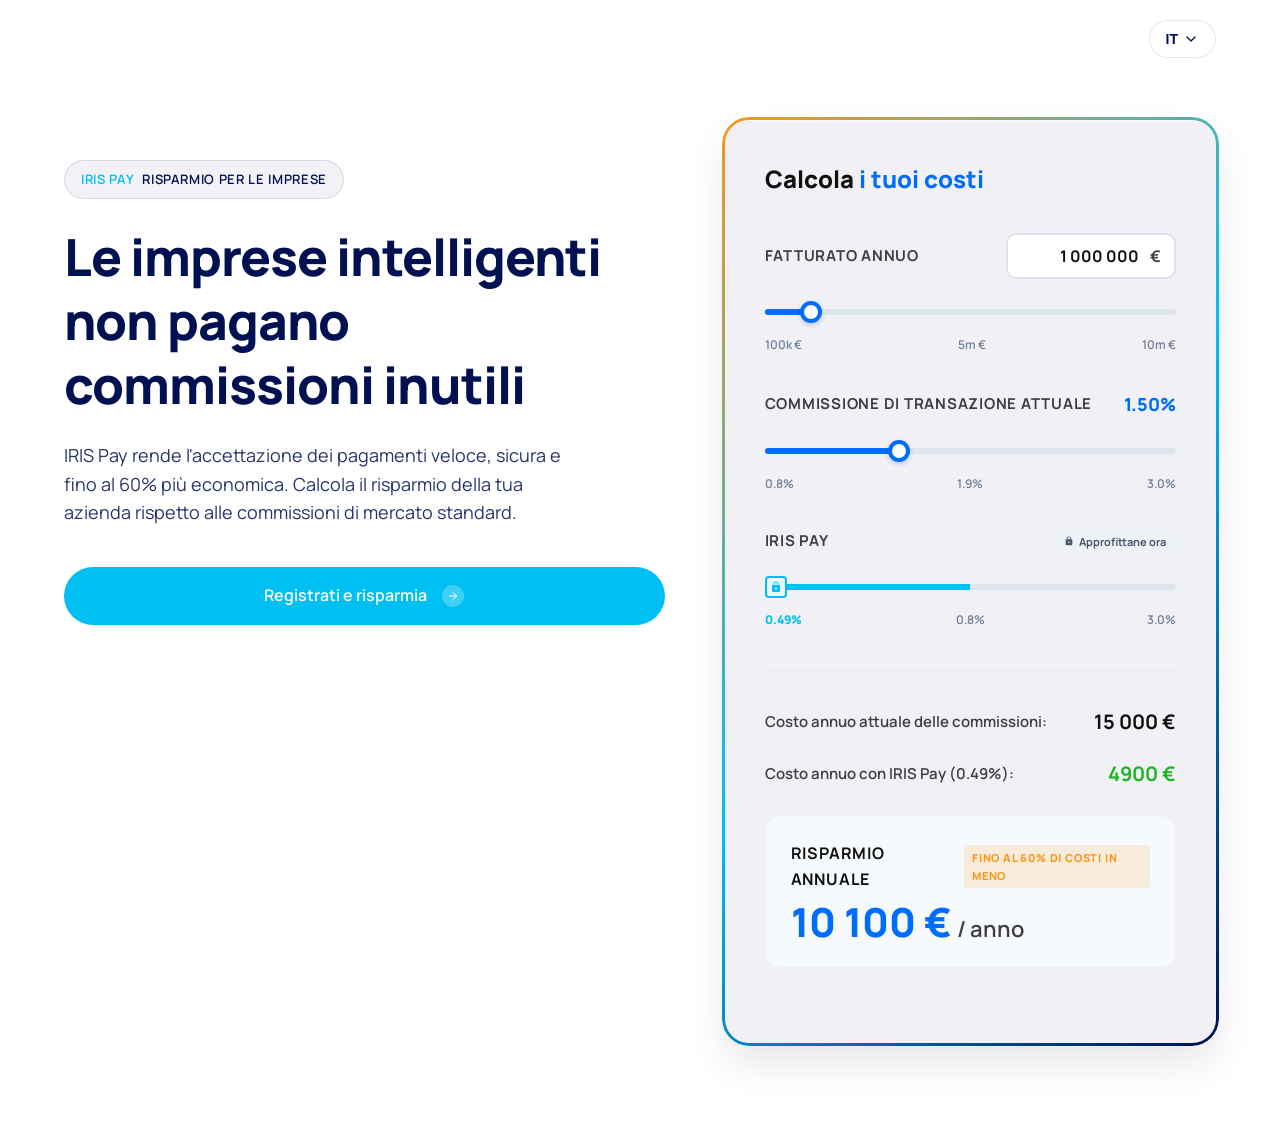
<file: it/index.html>
<!DOCTYPE html>
<html lang="it">
<head>
  <meta charset="UTF-8">
  <meta name="viewport" content="width=device-width, initial-scale=1.0">
  <title>IRIS Pay - Calcolatore di Commissioni e Risparmi</title>
  <meta name="description" content="Calcola quanto risparmia la tua azienda con IRIS Pay. Confronta le tue commissioni di transazione con la nostra commissione fissa dello 0.49%.">
  <link rel="stylesheet" href="../style.css?v=1.1">
</head>
<body>

  <!-- Header -->
  <header class="header">
    <nav class="header__nav">
      <div class="header__actions">
        <div class="lang-dropdown">
          <button class="lang-dropdown__btn">
            <span id="currentLang">IT</span>
            <svg class="lang-dropdown__icon" viewBox="0 0 24 24"><path d="M6 9l6 6 6-6" stroke="currentColor" stroke-width="2" fill="none" stroke-linecap="round" stroke-linejoin="round"/></svg>
          </button>
          <div class="lang-dropdown__menu">
            <a href="../bg/">BG</a>
            <a href="../en/">EN</a>
            <a href="../ro/">RO</a>
            <a href="../hr/">HR</a>
            <a href="../el/">EL</a>
            <a href="../it/">IT</a>
          </div>
        </div>
      </div>
    </nav>
  </header>

  <!-- Main Hero Wrapper -->
  <main class="hero-wrapper wrap">
    <!-- Liquid Gradient Background -->
    <div class="gradient-bg">
      <svg xmlns="http://www.w3.org/2000/svg" version="1.1">
        <defs>
          <filter id="goo">
            <feGaussianBlur in="SourceGraphic" stdDeviation="10" result="blur" />
            <feColorMatrix in="blur" mode="matrix" values="1 0 0 0 0  0 1 0 0 0  0 0 1 0 0  0 0 0 18 -8" result="goo" />
            <feBlend in="SourceGraphic" in2="goo" />
          </filter>
        </defs>
      </svg>
      <div class="gradient-bg__container">
        <div class="gradient-bg__g1"></div>
        <div class="gradient-bg__g2"></div>
        <div class="gradient-bg__g3"></div>
        <div class="gradient-bg__g4"></div>
        <div class="gradient-bg__g5"></div>
      </div>
    </div>

    <div class="container">
      <div class="hero-grid">
        
        <!-- Left Side: Hero Text -->
        <div class="hero-text">
          <div class="hero-pill" data-i18n="hero-pill">
            <i>IRIS Pay</i> Risparmio per le imprese
          </div>
          <h1 class="hero-title" data-i18n="hero-title">
            Le imprese intelligenti non pagano commissioni inutili
          </h1>
          <p class="hero-description" data-i18n="hero-desc">
            IRIS Pay rende l'accettazione dei pagamenti veloce, sicura e fino al 60% più economica. Calcola il risparmio della tua azienda rispetto alle commissioni di mercato standard.
          </p>
          <a class="btn btn--circle-blue" href="https://irispay.eu/bg/register">
            <span class="btn__txt" data-i18n="btn-register-save">Registrati e risparmia</span>
            <span class="btn__icon-box">
              <svg class="btn__arrow-svg" viewBox="0 0 24 24">
                <path d="M5 12h14M12 5l7 7-7 7" stroke="currentColor" stroke-width="2" fill="none" stroke-linecap="round" stroke-linejoin="round"/>
              </svg>
            </span>
          </a>
        </div>

        <!-- Right Side: Calculator Card -->
        <div class="calc-card" id="calculator">
          <div class="calc-card__title">
            <span><span data-i18n="calc-title-1">Calcola </span><span class="calc-card__title-highlight" data-i18n="calc-title-2">i tuoi costi</span></span>
          </div>

          <!-- Slider 1: Annual Turnover -->
          <div class="calc-group">
            <div class="calc-label-row">
              <span class="calc-label" data-i18n="calc-label-turnover">FATTURATO ANNUO</span>
              <div class="calc-input-wrapper">
                <input type="text" id="turnoverInput" class="calc-number-input" value="1 000 000">
                <span class="calc-input-symbol">€</span>
              </div>
            </div>
            <div class="slider-container">
              <input type="range" id="turnoverSlider" class="range-slider" min="100000" max="10000000" step="50000" value="1000000">
              <div class="slider-scale">
                <span data-i18n="calc-scale-100k">100k €</span>
                <span data-i18n="calc-scale-5m">5m €</span>
                <span data-i18n="calc-scale-10m">10m €</span>
              </div>
            </div>
          </div>

          <!-- Slider 2: Competitor Transaction Fee -->
          <div class="calc-group">
            <div class="calc-label-row">
              <span class="calc-label" data-i18n="calc-label-fee">COMMISSIONE DI TRANSAZIONE ATTUALE</span>
              <span id="feeDisplay" class="calc-value-display">1.50%</span>
            </div>
            <div class="slider-container">
              <input type="range" id="feeSlider" class="range-slider" min="0.8" max="3.0" step="0.05" value="1.50">
              <div class="slider-scale">
                <span>0.8%</span>
                <span>1.9%</span>
                <span>3.0%</span>
              </div>
            </div>
          </div>

          <!-- Slider 3: IRIS Pay Fixed Fee -->
          <div class="calc-group">
            <div class="calc-label-row">
              <span class="calc-label" data-i18n="calc-label-iris">IRIS PAY</span>
              <span class="locked-badge">
                <svg class="locked-badge-icon" viewBox="0 0 24 24">
                  <path d="M18 8h-1V6c0-2.76-2.24-5-5-5S7 3.24 7 6v2H6c-1.1 0-2 .9-2 2v10c0 1.1.9 2 2 2h12c1.1 0 2-.9 2-2V10c0-1.1-.9-2-2-2zm-6 9c-1.1 0-2-.9-2-2s.9-2 2-2 2 .9 2 2-.9 2-2 2zm3.1-9H8.9V6c0-1.71 1.39-3.1 3.1-3.1 1.71 0 3.1 1.39 3.1 3.1v2z"/>
                </svg>
                <span data-i18n="calc-lock-text">Approfittane ora</span>
              </span>
            </div>
            <div class="slider-container">
              <input type="range" id="irisSlider" class="range-slider range-slider--locked range-slider--iris" min="0.49" max="3.0" step="0.01" value="0.49" disabled>
              <div class="slider-scale" style="position: relative; height: 2rem;">
                <span id="irisFeeLabel" style="color: var(--cyan-blue); font-weight: 800; position: absolute; left: 0;">0.49%</span>
                <span style="position: absolute; left: 50%; transform: translateX(-50%); font-weight: 600;">0.8%</span>
                <span style="position: absolute; right: 0;">3.0%</span>
              </div>
            </div>
          </div>

          <!-- Calculator Results Section -->
          <div class="calc-results">
            <div class="results-row">
              <span class="results-label" data-i18n="res-current-cost">Costo annuo attuale delle commissioni:</span>
              <span id="currentCost" class="results-value">€15,000</span>
            </div>
            <div class="results-row">
              <span class="results-label" data-i18n="res-iris-cost">Costo annuo con IRIS Pay (0.49%):</span>
              <span id="irisCost" class="results-value" style="color: #20b426;">€4,900</span>
            </div>
            
            <!-- Highlighted Savings -->
            <div class="results-row results-row--savings">
              <div class="results-label">
                <span data-i18n="res-savings-title">Risparmio annuale</span>
                <span class="results-savings-badge" data-i18n="res-savings-badge">Fino al 60% di costi in meno</span>
              </div>
              <div id="savingsCost" class="results-value--savings">€10,100<span>/ anno</span></div>
            </div>

          </div>
        </div>

      </div>
    </div>
  </main>

  <!-- Secret Modal -->
  <div class="secret-modal-overlay" id="secretModal">
    <div class="secret-modal">
      <h3>Генериране на оферта</h3>
      <label>Нова комисионна за IRIS Pay (%):</label>
      <input type="number" id="secretFeeInput" step="0.01" value="0.49" class="calc-number-input">
      <div style="display: flex; gap: 1rem; margin-top: 2rem;">
        <button id="secretGenerateBtn" class="btn btn--blue" style="flex: 1;">Генерирай</button>
        <button id="secretCloseBtn" class="btn" style="flex: 1; border: 1px solid #ccc;">Отказ</button>
      </div>
      <div id="secretLinkOutput" style="margin-top: 1.5rem; font-size: 1.1rem; word-break: break-all; color: var(--primary-blue);"></div>
    </div>
  </div>

  <script src="../i18n.js?v=1.1"></script>
  <script src="../app.js?v=1.1"></script>
  <script>
    // Изпраща височината на съдържанието към родителската страница
    if (window.self !== window.top) {
      document.documentElement.style.overflow = "hidden";
      document.body.style.overflow = "hidden";

      const content = document.querySelector(".wrap") || document.querySelector(".hero-wrapper") || document.body;
      let lastHeight = 0;

      const postHeight = () => {
        if (!content) return;
        const height = Math.ceil(content.getBoundingClientRect().height);
        if (height === lastHeight || height === 0) return;
        lastHeight = height;
        window.parent.postMessage({ type: "compound-calc:height", height }, "*");
      };

      if (window.ResizeObserver && content) {
        new ResizeObserver(postHeight).observe(content);
      }
      window.addEventListener("load", postHeight);
      document.querySelectorAll("details").forEach((d) =>
        d.addEventListener("toggle", postHeight)
      );
      postHeight();
    }
  </script>
</body>
</html>
</file>
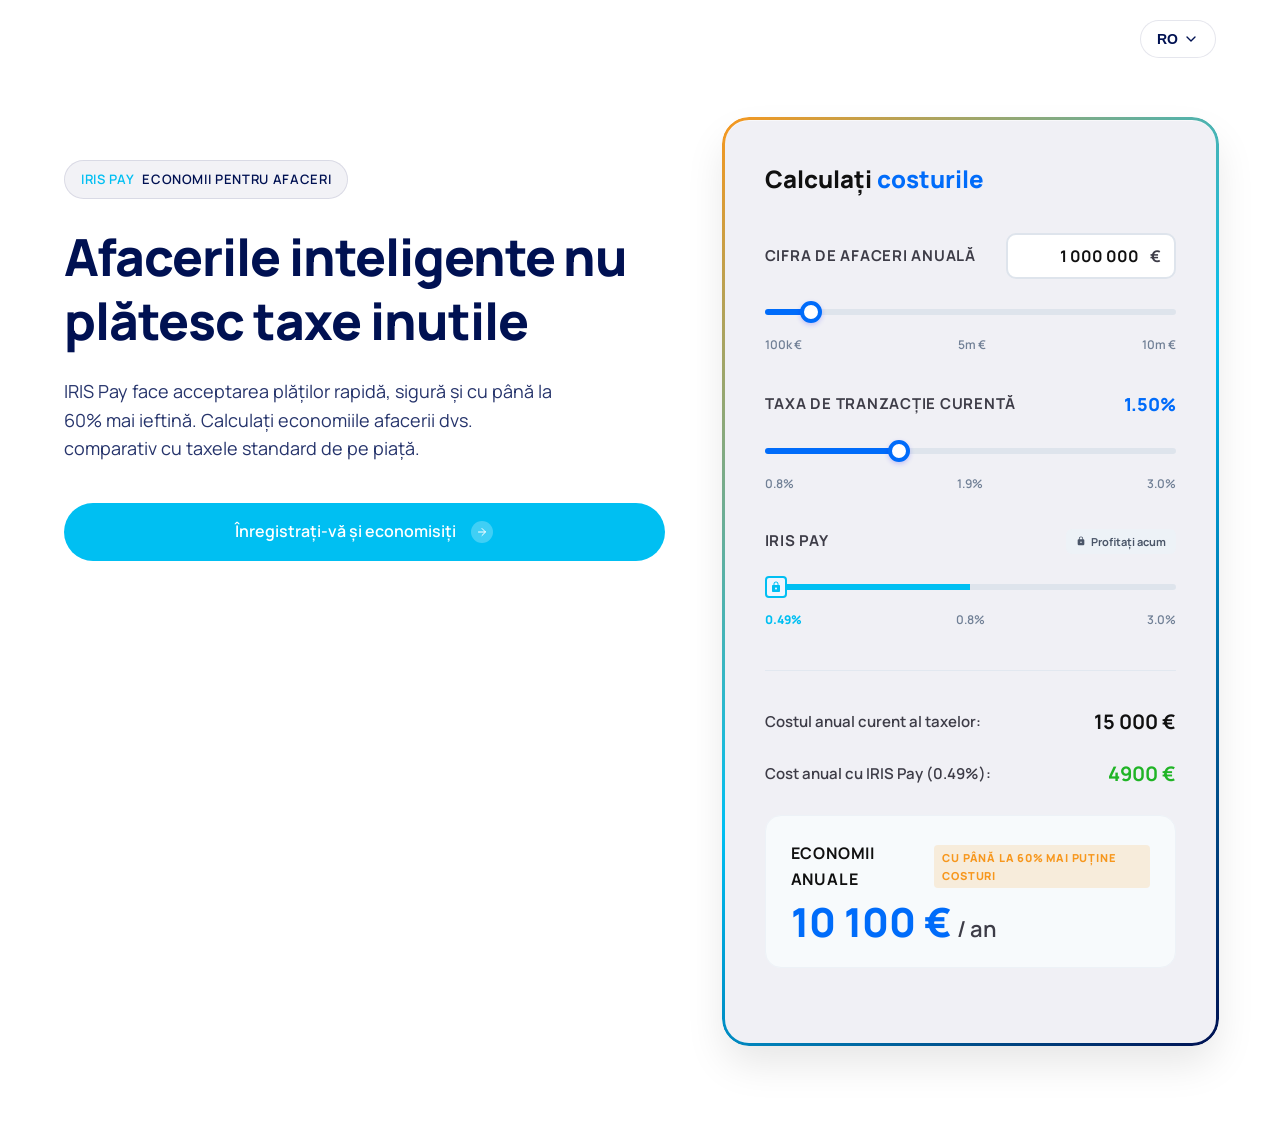
<file: ro/index.html>
<!DOCTYPE html>
<html lang="ro">
<head>
  <meta charset="UTF-8">
  <meta name="viewport" content="width=device-width, initial-scale=1.0">
  <title>IRIS Pay - Calculator de Comisioane și Economii</title>
  <meta name="description" content="Calculați cât economisește afacerea dvs. cu IRIS Pay. Comparați taxele dvs. de tranzacție cu taxa noastră fixă de 0.49%.">
  <link rel="stylesheet" href="../style.css?v=1.1">
</head>
<body>

  <!-- Header -->
  <header class="header">
    <nav class="header__nav">
      <div class="header__actions">
        <div class="lang-dropdown">
          <button class="lang-dropdown__btn">
            <span id="currentLang">RO</span>
            <svg class="lang-dropdown__icon" viewBox="0 0 24 24"><path d="M6 9l6 6 6-6" stroke="currentColor" stroke-width="2" fill="none" stroke-linecap="round" stroke-linejoin="round"/></svg>
          </button>
          <div class="lang-dropdown__menu">
            <a href="../bg/">BG</a>
            <a href="../en/">EN</a>
            <a href="../ro/">RO</a>
            <a href="../hr/">HR</a>
            <a href="../el/">EL</a>
            <a href="../it/">IT</a>
          </div>
        </div>
      </div>
    </nav>
  </header>

  <!-- Main Hero Wrapper -->
  <main class="hero-wrapper wrap">
    <!-- Liquid Gradient Background -->
    <div class="gradient-bg">
      <svg xmlns="http://www.w3.org/2000/svg" version="1.1">
        <defs>
          <filter id="goo">
            <feGaussianBlur in="SourceGraphic" stdDeviation="10" result="blur" />
            <feColorMatrix in="blur" mode="matrix" values="1 0 0 0 0  0 1 0 0 0  0 0 1 0 0  0 0 0 18 -8" result="goo" />
            <feBlend in="SourceGraphic" in2="goo" />
          </filter>
        </defs>
      </svg>
      <div class="gradient-bg__container">
        <div class="gradient-bg__g1"></div>
        <div class="gradient-bg__g2"></div>
        <div class="gradient-bg__g3"></div>
        <div class="gradient-bg__g4"></div>
        <div class="gradient-bg__g5"></div>
      </div>
    </div>

    <div class="container">
      <div class="hero-grid">
        
        <!-- Left Side: Hero Text -->
        <div class="hero-text">
          <div class="hero-pill" data-i18n="hero-pill">
            <i>IRIS Pay</i> Economii pentru Afaceri
          </div>
          <h1 class="hero-title" data-i18n="hero-title">
            Afacerile inteligente nu plătesc taxe inutile
          </h1>
          <p class="hero-description" data-i18n="hero-desc">
            IRIS Pay face acceptarea plăților rapidă, sigură și cu până la 60% mai ieftină. Calculați economiile afacerii dvs. comparativ cu taxele standard de pe piață.
          </p>
          <a class="btn btn--circle-blue" href="https://irispay.eu/bg/register">
            <span class="btn__txt" data-i18n="btn-register-save">Înregistrați-vă și economisiți</span>
            <span class="btn__icon-box">
              <svg class="btn__arrow-svg" viewBox="0 0 24 24">
                <path d="M5 12h14M12 5l7 7-7 7" stroke="currentColor" stroke-width="2" fill="none" stroke-linecap="round" stroke-linejoin="round"/>
              </svg>
            </span>
          </a>
        </div>

        <!-- Right Side: Calculator Card -->
        <div class="calc-card" id="calculator">
          <div class="calc-card__title">
            <span><span data-i18n="calc-title-1">Calculați </span><span class="calc-card__title-highlight" data-i18n="calc-title-2">costurile</span></span>
          </div>

          <!-- Slider 1: Annual Turnover -->
          <div class="calc-group">
            <div class="calc-label-row">
              <span class="calc-label" data-i18n="calc-label-turnover">CIFRA DE AFACERI ANUALĂ</span>
              <div class="calc-input-wrapper">
                <input type="text" id="turnoverInput" class="calc-number-input" value="1 000 000">
                <span class="calc-input-symbol">€</span>
              </div>
            </div>
            <div class="slider-container">
              <input type="range" id="turnoverSlider" class="range-slider" min="100000" max="10000000" step="50000" value="1000000">
              <div class="slider-scale">
                <span data-i18n="calc-scale-100k">100k €</span>
                <span data-i18n="calc-scale-5m">5m €</span>
                <span data-i18n="calc-scale-10m">10m €</span>
              </div>
            </div>
          </div>

          <!-- Slider 2: Competitor Transaction Fee -->
          <div class="calc-group">
            <div class="calc-label-row">
              <span class="calc-label" data-i18n="calc-label-fee">TAXA DE TRANZACȚIE CURENTĂ</span>
              <span id="feeDisplay" class="calc-value-display">1.50%</span>
            </div>
            <div class="slider-container">
              <input type="range" id="feeSlider" class="range-slider" min="0.8" max="3.0" step="0.05" value="1.50">
              <div class="slider-scale">
                <span>0.8%</span>
                <span>1.9%</span>
                <span>3.0%</span>
              </div>
            </div>
          </div>

          <!-- Slider 3: IRIS Pay Fixed Fee -->
          <div class="calc-group">
            <div class="calc-label-row">
              <span class="calc-label" data-i18n="calc-label-iris">IRIS PAY</span>
              <span class="locked-badge">
                <svg class="locked-badge-icon" viewBox="0 0 24 24">
                  <path d="M18 8h-1V6c0-2.76-2.24-5-5-5S7 3.24 7 6v2H6c-1.1 0-2 .9-2 2v10c0 1.1.9 2 2 2h12c1.1 0 2-.9 2-2V10c0-1.1-.9-2-2-2zm-6 9c-1.1 0-2-.9-2-2s.9-2 2-2 2 .9 2 2-.9 2-2 2zm3.1-9H8.9V6c0-1.71 1.39-3.1 3.1-3.1 1.71 0 3.1 1.39 3.1 3.1v2z"/>
                </svg>
                <span data-i18n="calc-lock-text">Profitați acum</span>
              </span>
            </div>
            <div class="slider-container">
              <input type="range" id="irisSlider" class="range-slider range-slider--locked range-slider--iris" min="0.49" max="3.0" step="0.01" value="0.49" disabled>
              <div class="slider-scale" style="position: relative; height: 2rem;">
                <span id="irisFeeLabel" style="color: var(--cyan-blue); font-weight: 800; position: absolute; left: 0;">0.49%</span>
                <span style="position: absolute; left: 50%; transform: translateX(-50%); font-weight: 600;">0.8%</span>
                <span style="position: absolute; right: 0;">3.0%</span>
              </div>
            </div>
          </div>

          <!-- Calculator Results Section -->
          <div class="calc-results">
            <div class="results-row">
              <span class="results-label" data-i18n="res-current-cost">Costul anual curent al taxelor:</span>
              <span id="currentCost" class="results-value">€15,000</span>
            </div>
            <div class="results-row">
              <span class="results-label" data-i18n="res-iris-cost">Cost anual cu IRIS Pay (0.49%):</span>
              <span id="irisCost" class="results-value" style="color: #20b426;">€4,900</span>
            </div>
            
            <!-- Highlighted Savings -->
            <div class="results-row results-row--savings">
              <div class="results-label">
                <span data-i18n="res-savings-title">Economii anuale</span>
                <span class="results-savings-badge" data-i18n="res-savings-badge">Cu până la 60% mai puține costuri</span>
              </div>
              <div id="savingsCost" class="results-value--savings">€10,100<span>/ an</span></div>
            </div>

          </div>
        </div>

      </div>
    </div>
  </main>

  <!-- Secret Modal -->
  <div class="secret-modal-overlay" id="secretModal">
    <div class="secret-modal">
      <h3>Генериране на оферта</h3>
      <label>Нова комисионна за IRIS Pay (%):</label>
      <input type="number" id="secretFeeInput" step="0.01" value="0.49" class="calc-number-input">
      <div style="display: flex; gap: 1rem; margin-top: 2rem;">
        <button id="secretGenerateBtn" class="btn btn--blue" style="flex: 1;">Генерирай</button>
        <button id="secretCloseBtn" class="btn" style="flex: 1; border: 1px solid #ccc;">Отказ</button>
      </div>
      <div id="secretLinkOutput" style="margin-top: 1.5rem; font-size: 1.1rem; word-break: break-all; color: var(--primary-blue);"></div>
    </div>
  </div>

  <script src="../i18n.js?v=1.1"></script>
  <script src="../app.js?v=1.1"></script>
  <script>
    // Изпраща височината на съдържанието към родителската страница
    if (window.self !== window.top) {
      document.documentElement.style.overflow = "hidden";
      document.body.style.overflow = "hidden";

      const content = document.querySelector(".wrap") || document.querySelector(".hero-wrapper") || document.body;
      let lastHeight = 0;

      const postHeight = () => {
        if (!content) return;
        const height = Math.ceil(content.getBoundingClientRect().height);
        if (height === lastHeight || height === 0) return;
        lastHeight = height;
        window.parent.postMessage({ type: "compound-calc:height", height }, "*");
      };

      if (window.ResizeObserver && content) {
        new ResizeObserver(postHeight).observe(content);
      }
      window.addEventListener("load", postHeight);
      document.querySelectorAll("details").forEach((d) =>
        d.addEventListener("toggle", postHeight)
      );
      postHeight();
    }
  </script>
</body>
</html>
</file>
<file: style.css>
/* Import Manrope Font from Google Fonts */
@import url('https://fonts.googleapis.com/css2?family=Manrope:wght@200..800&display=swap');

:root {
  --primary-blue: #006cfa;
  --cyan-blue: #00bff2;
  --brand-orange: #f7971d;
  --dark-navy: #001152;
  --charcoal: #3d3c47;
  --black: #101010;
  --white: #ffffff;
  --gray-bg: #eeeef4;
  --glass-bg: rgba(255, 255, 255, 0.08);
  --glass-border: rgba(255, 255, 255, 0.15);
  --font-family: 'Manrope', sans-serif;
}

* {
  box-sizing: border-box;
  margin: 0;
  padding: 0;
}

html {
  font-size: 62.5%; /* 1rem = 10px */
  scroll-behavior: smooth;
}

body {
  font-family: var(--font-family);
  font-size: 1.6rem;
  line-height: 1.6;
  color: var(--charcoal);
  background-color: var(--white);
  overflow-x: hidden;
}

/* ==========================================================================
   Header Styles
   ========================================================================== */
.header {
  position: absolute;
  top: 0;
  left: 0;
  width: 100%;
  padding: 2rem 5%;
  z-index: 100;
  display: flex;
  justify-content: flex-end;
  align-items: center;
}

.header__logo-link {
  display: inline-block;
  height: 4rem;
}

.header__logo {
  height: 100%;
  width: auto;
}

.header__nav {
  display: flex;
  align-items: center;
  gap: 3rem;
}

.header__menu {
  display: flex;
  list-style: none;
  gap: 2.5rem;
}

.header__menu-link {
  color: var(--white);
  text-decoration: none;
  font-size: 1.5rem;
  font-weight: 500;
  transition: opacity 0.2s;
  opacity: 0.85;
}

.header__menu-link:hover {
  opacity: 1;
}

.header__actions {
  display: flex;
  align-items: center;
  gap: 1.5rem;
}

/* Buttons */
.btn {
  display: inline-flex;
  align-items: center;
  justify-content: center;
  font-family: var(--font-family);
  font-size: 1.5rem;
  font-weight: 600;
  text-decoration: none;
  padding: 1.2rem 2.4rem;
  border-radius: 3rem;
  border: 1px solid transparent;
  cursor: pointer;
  transition: all 0.3s cubic-bezier(0.25, 0.8, 0.25, 1);
}

.btn--black {
  background-color: var(--black);
  color: var(--white);
  border-color: var(--black);
}

.btn--black:hover {
  background-color: var(--white);
  color: var(--black);
  border-color: var(--white);
}

.btn--blue {
  background-color: var(--cyan-blue);
  color: var(--white);
  border-color: var(--cyan-blue);
}

.btn--blue:hover {
  background-color: var(--brand-orange);
  color: var(--black);
  border-color: var(--brand-orange);
}

.btn--circle-blue {
  padding: 1.5rem 3rem;
  border-radius: 5rem;
  background-color: var(--cyan-blue);
  color: var(--white);
  display: flex;
  gap: 1.5rem;
  font-size: 1.6rem;
}

.btn--circle-blue:hover {
  background-color: var(--brand-orange);
  color: var(--black);
}

.btn--circle-blue .btn__icon-box {
  display: inline-flex;
  align-items: center;
  justify-content: center;
  width: 2.2rem;
  height: 2.2rem;
  background-color: rgba(255, 255, 255, 0.25);
  border-radius: 50%;
  transition: transform 0.3s;
}

.btn--circle-blue:hover .btn__icon-box {
  transform: translateX(5px);
  background-color: rgba(0, 0, 0, 0.1);
}

.btn__arrow-svg {
  width: 1.2rem;
  height: 1.2rem;
  fill: currentColor;
}

/* Language Dropdown */
.lang-dropdown {
  position: relative;
  font-family: var(--font-family);
  z-index: 100;
}
.lang-dropdown__btn {
  display: flex;
  align-items: center;
  gap: 0.5rem;
  padding: 1rem 1.6rem;
  border-radius: 3rem;
  border: 1px solid rgba(0, 17, 82, 0.1);
  background: var(--white);
  color: var(--dark-navy);
  font-weight: 700;
  font-size: 1.4rem;
  cursor: pointer;
  transition: all 0.2s;
}
.lang-dropdown__btn:hover {
  background: rgba(0, 17, 82, 0.05);
}
.lang-dropdown__icon {
  width: 1.6rem;
  height: 1.6rem;
}
.lang-dropdown__menu {
  position: absolute;
  top: 110%;
  right: 0;
  background: var(--white);
  border: 1px solid rgba(0, 17, 82, 0.1);
  border-radius: 1rem;
  box-shadow: 0 10px 20px rgba(0, 0, 0, 0.1);
  display: flex;
  flex-direction: column;
  min-width: 100px;
  opacity: 0;
  visibility: hidden;
  transform: translateY(10px);
  transition: all 0.2s;
}
.lang-dropdown:hover .lang-dropdown__menu {
  opacity: 1;
  visibility: visible;
  transform: translateY(0);
}
.lang-dropdown__menu button,
.lang-dropdown__menu a {
  background: none;
  border: none;
  padding: 1rem 1.5rem;
  font-family: inherit;
  font-weight: 600;
  font-size: 1.4rem;
  color: var(--dark-navy);
  cursor: pointer;
  text-align: left;
  text-decoration: none;
  display: block;
  transition: background 0.2s;
}
.lang-dropdown__menu button:hover,
.lang-dropdown__menu a:hover {
  background: rgba(0, 17, 82, 0.05);
}
.lang-dropdown__menu button:first-child,
.lang-dropdown__menu a:first-child {
  border-radius: 1rem 1rem 0 0;
}
.lang-dropdown__menu button:last-child,
.lang-dropdown__menu a:last-child {
  border-radius: 0 0 1rem 1rem;
}

/* ==========================================================================
   Liquid Gradient Animated Background
   ========================================================================== */
.hero-wrapper {
  position: relative;
  width: 100%;
  min-height: 100vh;
  padding-top: 12rem;
  padding-bottom: 8rem;
  display: flex;
  align-items: center;
  overflow: hidden;
}

.gradient-bg {
  display: none;
}

.gradient-bg svg {
  display: none;
}

.gradient-bg__container {
  filter: url(#goo) blur(40px);
  width: 100%;
  height: 100%;
  position: relative;
}

.gradient-bg__g1,
.gradient-bg__g2,
.gradient-bg__g3,
.gradient-bg__g4,
.gradient-bg__g5 {
  position: absolute;
  width: 70vw;
  height: 70vw;
  max-width: 800px;
  max-height: 800px;
  border-radius: 50%;
  opacity: 0.75;
}

.gradient-bg__g1 {
  background: radial-gradient(circle at center, rgba(247, 151, 29, 0.45) 0, rgba(247, 151, 29, 0) 50%) no-repeat;
  top: -10%;
  left: -10%;
  animation: moveVertical 25s ease infinite;
}

.gradient-bg__g2 {
  background: radial-gradient(circle at center, rgba(0, 191, 242, 0.45) 0, rgba(0, 191, 242, 0) 50%) no-repeat;
  top: 40%;
  left: 50%;
  animation: moveInCircle 20s reverse infinite;
}

.gradient-bg__g3 {
  background: radial-gradient(circle at center, rgba(0, 108, 250, 0.6) 0, rgba(0, 108, 250, 0) 50%) no-repeat;
  top: 20%;
  left: 20%;
  animation: moveHorizontal 30s ease infinite;
}

.gradient-bg__g4 {
  background: radial-gradient(circle at center, rgba(247, 151, 29, 0.35) 0, rgba(247, 151, 29, 0) 50%) no-repeat;
  top: -20%;
  left: 40%;
  animation: moveInCircle 35s linear infinite;
}

.gradient-bg__g5 {
  background: radial-gradient(circle at center, rgba(0, 191, 242, 0.4) 0, rgba(0, 191, 242, 0) 50%) no-repeat;
  top: 50%;
  left: -10%;
  animation: moveVertical 18s ease infinite;
}

@keyframes moveVertical {
  0% { transform: translateY(-30%) scale(1); }
  50% { transform: translateY(30%) scale(1.1); }
  100% { transform: translateY(-30%) scale(1); }
}

@keyframes moveHorizontal {
  0% { transform: translateX(-20%) translateY(-10%); }
  50% { transform: translateX(20%) translateY(10%); }
  100% { transform: translateX(-20%) translateY(-10%); }
}

@keyframes moveInCircle {
  0% { transform: rotate(0deg) translate(-10%, -10%); }
  50% { transform: rotate(180deg) translate(10%, 10%); }
  100% { transform: rotate(360deg) translate(-10%, -10%); }
}

/* ==========================================================================
   Layout Grid & Typography
   ========================================================================== */
.container {
  width: 90%;
  max-width: 1200px;
  margin: 0 auto;
}

.hero-grid {
  display: grid;
  grid-template-columns: 1.1fr 0.9fr;
  gap: 6rem;
  align-items: flex-start;
}

.hero-text {
  color: var(--dark-navy);
  padding-top: 4rem;
}

.hero-pill {
  display: inline-flex;
  align-items: center;
  gap: 0.8rem;
  padding: 0.8rem 1.6rem;
  background-color: rgba(0, 17, 82, 0.05);
  border: 1px solid rgba(0, 17, 82, 0.1);
  border-radius: 2rem;
  font-size: 1.3rem;
  font-weight: 600;
  margin-bottom: 2.5rem;
  letter-spacing: 0.05em;
  text-transform: uppercase;
}

.hero-pill i {
  color: var(--cyan-blue);
  font-style: normal;
}

.hero-title {
  font-size: clamp(3.6rem, 4vw, 5.2rem);
  font-weight: 800;
  line-height: 1.25;
  margin-bottom: 2.5rem;
  letter-spacing: -0.02em;
}

.hero-description {
  font-size: 1.8rem;
  opacity: 0.85;
  margin-bottom: 4rem;
  max-width: 500px;
}

/* ==========================================================================
   Calculator Card Styles
   ========================================================================== */
.calc-card {
  background: rgba(240, 240, 245, 0.95);
  border-radius: 2.4rem;
  padding: 4rem;
  box-shadow: 0 20px 40px rgba(0, 0, 0, 0.1), 
              inset 0 1px 0 rgba(255, 255, 255, 0.5);
  color: var(--black);
  position: relative;
  backdrop-filter: blur(10px);
}

.calc-card::before {
  content: "";
  position: absolute;
  inset: -3px;
  border-radius: 2.7rem;
  padding: 3px;
  background: linear-gradient(135deg, var(--brand-orange), var(--cyan-blue), var(--dark-navy));
  -webkit-mask: linear-gradient(#fff 0 0) content-box, linear-gradient(#fff 0 0);
  -webkit-mask-composite: destination-out;
  mask-composite: exclude;
  pointer-events: none;
}

.calc-card__title {
  font-size: 2.4rem;
  font-weight: 800;
  margin-bottom: 3.5rem;
  display: flex;
  align-items: center;
  justify-content: space-between;
}

.calc-card__title-highlight {
  color: var(--primary-blue);
}

/* Calculator Inputs Group */
.calc-group {
  margin-bottom: 3.5rem;
}

.calc-label-row {
  display: flex;
  justify-content: space-between;
  align-items: center;
  margin-bottom: 1.5rem;
}

.calc-label {
  font-size: 1.5rem;
  font-weight: 700;
  color: var(--charcoal);
  text-transform: uppercase;
  letter-spacing: 0.05em;
}

/* Custom Number Input Field */
.calc-input-wrapper {
  position: relative;
  display: flex;
  align-items: center;
}

.calc-number-input {
  width: 17rem;
  padding: 1rem 1.6rem;
  border-radius: 1rem;
  border: 2px solid #dee4ec;
  font-family: var(--font-family);
  font-size: 1.6rem;
  font-weight: 700;
  color: var(--black);
  text-align: right;
  padding-right: 3.5rem;
  transition: border-color 0.2s;
  outline: none;
}

.calc-number-input:focus {
  border-color: var(--primary-blue);
}

.calc-input-symbol {
  position: absolute;
  right: 1.5rem;
  font-size: 1.6rem;
  font-weight: 700;
  color: var(--charcoal);
}

/* Value display bubble */
.calc-value-display {
  font-size: 1.8rem;
  font-weight: 800;
  color: var(--primary-blue);
}

/* Custom Range Slider Styles */
.slider-container {
  position: relative;
  width: 100%;
}

.range-slider {
  -webkit-appearance: none;
  width: 100%;
  height: 6px;
  border-radius: 4px;
  background: #dee4ec;
  outline: none;
  margin: 1.5rem 0;
  cursor: pointer;
  transition: background 0.1s;
}

.range-slider::-webkit-slider-runnable-track {
  -webkit-appearance: none;
  background: transparent !important;
  border: none;
  height: 6px;
}

.range-slider::-moz-range-track {
  background: transparent !important;
  border: none;
  height: 6px;
}

/* Styled Handle (Thumb) */
.range-slider::-webkit-slider-thumb {
  -webkit-appearance: none;
  appearance: none;
  width: 2.2rem;
  height: 2.2rem;
  border-radius: 50%;
  background: var(--white);
  border: 4px solid var(--primary-blue);
  box-shadow: 0 2px 5px rgba(0, 0, 250, 0.2);
  transition: transform 0.15s, background-color 0.15s;
  margin-top: -0.8rem;
}

.range-slider::-webkit-slider-thumb:hover {
  transform: scale(1.15);
  background: #f0f6ff;
  box-shadow: 0 2px 8px rgba(0, 108, 250, 0.3);
}

.range-slider::-moz-range-thumb {
  width: 2.2rem;
  height: 2.2rem;
  border-radius: 50%;
  background: var(--white);
  border: 4px solid var(--primary-blue);
  box-shadow: 0 2px 5px rgba(0, 0, 250, 0.2);
  cursor: pointer;
  transition: transform 0.15s, background-color 0.15s;
}

.range-slider::-moz-range-thumb:hover {
  transform: scale(1.15);
  background: #f0f6ff;
  box-shadow: 0 2px 8px rgba(0, 108, 250, 0.3);
}

/* Locked Slider Styles */
.range-slider--locked {
  pointer-events: none;
}

.range-slider--locked::-webkit-slider-thumb {
  -webkit-appearance: none;
  appearance: none;
  width: 2.2rem;
  height: 2.2rem;
  border-radius: 4px;
  background-color: #edf2f7;
  border: 2px solid #cbd5e0;
  background-image: url("data:image/svg+xml;utf8,<svg xmlns='http://www.w3.org/2000/svg' viewBox='0 0 24 24' fill='%23718096'><path d='M18 8h-1V6c0-2.76-2.24-5-5-5S7 3.24 7 6v2H6c-1.1 0-2 .9-2 2v10c0 1.1.9 2 2 2h12c1.1 0 2-.9 2-2V10c0-1.1-.9-2-2-2zm-6 9c-1.1 0-2-.9-2-2s.9-2 2-2 2 .9 2 2-.9 2-2 2zm3.1-9H8.9V6c0-1.71 1.39-3.1 3.1-3.1 1.71 0 3.1 1.39 3.1 3.1v2z'/></svg>");
  background-repeat: no-repeat;
  background-position: center;
  background-size: 1.2rem;
  box-shadow: none;
  transform: none !important;
  cursor: not-allowed;
  margin-top: -0.8rem;
}

.range-slider--locked::-moz-range-thumb {
  width: 2.2rem;
  height: 2.2rem;
  border-radius: 4px;
  background-color: #edf2f7;
  border: 2px solid #cbd5e0;
  background-image: url("data:image/svg+xml;utf8,<svg xmlns='http://www.w3.org/2000/svg' viewBox='0 0 24 24' fill='%23718096'><path d='M18 8h-1V6c0-2.76-2.24-5-5-5S7 3.24 7 6v2H6c-1.1 0-2 .9-2 2v10c0 1.1.9 2 2 2h12c1.1 0 2-.9 2-2V10c0-1.1-.9-2-2-2zm-6 9c-1.1 0-2-.9-2-2s.9-2 2-2 2 .9 2 2-.9 2-2 2zm3.1-9H8.9V6c0-1.71 1.39-3.1 3.1-3.1 1.71 0 3.1 1.39 3.1 3.1v2z'/></svg>");
  background-repeat: no-repeat;
  background-position: center;
  background-size: 1.2rem;
  box-shadow: none;
  transform: none !important;
  cursor: not-allowed;
}

/* Custom style override for IRIS Pay slider (light cyan-blue) */
.range-slider--locked.range-slider--iris::-webkit-slider-thumb {
  border-color: var(--cyan-blue) !important;
  background-color: #f0f6ff !important;
  background-image: url("data:image/svg+xml;utf8,<svg xmlns='http://www.w3.org/2000/svg' viewBox='0 0 24 24' fill='%2300bff2'><path d='M18 8h-1V6c0-2.76-2.24-5-5-5S7 3.24 7 6v2H6c-1.1 0-2 .9-2 2v10c0 1.1.9 2 2 2h12c1.1 0 2-.9 2-2V10c0-1.1-.9-2-2-2zm-6 9c-1.1 0-2-.9-2-2s.9-2 2-2 2 .9 2 2-.9 2-2 2zm3.1-9H8.9V6c0-1.71 1.39-3.1 3.1-3.1 1.71 0 3.1 1.39 3.1 3.1v2z'/></svg>") !important;
  margin-top: -0.8rem;
}

.range-slider--locked.range-slider--iris::-moz-range-thumb {
  border-color: var(--cyan-blue) !important;
  background-color: #f0f6ff !important;
  background-image: url("data:image/svg+xml;utf8,<svg xmlns='http://www.w3.org/2000/svg' viewBox='0 0 24 24' fill='%2300bff2'><path d='M18 8h-1V6c0-2.76-2.24-5-5-5S7 3.24 7 6v2H6c-1.1 0-2 .9-2 2v10c0 1.1.9 2 2 2h12c1.1 0 2-.9 2-2V10c0-1.1-.9-2-2-2zm-6 9c-1.1 0-2-.9-2-2s.9-2 2-2 2 .9 2 2-.9 2-2 2zm3.1-9H8.9V6c0-1.71 1.39-3.1 3.1-3.1 1.71 0 3.1 1.39 3.1 3.1v2z'/></svg>") !important;
}

/* Slider scale text (Min / Max) */
.slider-scale {
  display: flex;
  justify-content: space-between;
  margin-top: 0.5rem;
}

.slider-scale span {
  font-size: 1.2rem;
  font-weight: 600;
  color: #718096;
}

/* Locked slider warning badge */
.locked-badge {
  display: inline-flex;
  align-items: center;
  gap: 0.5rem;
  padding: 0.4rem 1rem;
  background-color: #edf2f7;
  border-radius: 0.6rem;
  font-size: 1.1rem;
  font-weight: 700;
  color: #4a5568;
}

.locked-badge-icon {
  width: 1rem;
  height: 1rem;
  fill: currentColor;
}

/* ==========================================================================
   Calculator Results
   ========================================================================== */
.calc-results {
  margin-top: 4rem;
  padding-top: 3.5rem;
  border-top: 1px solid #e2e8f0;
}

.results-row {
  display: flex;
  justify-content: space-between;
  align-items: center;
  margin-bottom: 2rem;
}

.results-label {
  font-size: 1.5rem;
  font-weight: 600;
  color: var(--charcoal);
}

.results-value {
  font-size: 2rem;
  font-weight: 700;
  color: var(--black);
}

.results-row--savings {
  background-color: #f7fafc;
  border: 1px solid #edf2f7;
  border-radius: 1.6rem;
  padding: 2.5rem;
  margin-top: 2.5rem;
  margin-bottom: 3.5rem;
  flex-direction: column;
  align-items: flex-start;
  gap: 1rem;
}

.results-row--savings .results-label {
  font-size: 1.6rem;
  font-weight: 700;
  color: var(--black);
  text-transform: uppercase;
  letter-spacing: 0.05em;
  display: flex;
  align-items: center;
  gap: 0.8rem;
}

.results-savings-badge {
  background-color: rgba(247, 151, 29, 0.15);
  color: var(--brand-orange);
  font-size: 1.1rem;
  font-weight: 800;
  padding: 0.4rem 0.8rem;
  border-radius: 0.4rem;
}

.results-value--savings {
  font-size: 4rem;
  font-weight: 800;
  color: var(--primary-blue);
  line-height: 1;
}

.results-value--savings span {
  font-size: 2.2rem;
  font-weight: 600;
  color: var(--charcoal);
  margin-left: 0.5rem;
}

/* Call to Action Button */
.calc-cta {
  width: 100%;
  font-size: 1.8rem;
  padding: 1.6rem;
  border-radius: 1.6rem;
  box-shadow: 0 10px 20px rgba(0, 191, 242, 0.2);
}

/* ==========================================================================
   Footer Styles
   ========================================================================== */
.footer {
  background-color: #010414;
  color: rgba(255, 255, 255, 0.6);
  padding: 6rem 0 3rem 0;
  border-top: 1px solid rgba(255, 255, 255, 0.05);
}

.footer-grid {
  display: grid;
  grid-template-columns: 1.5fr 1fr 1fr;
  gap: 6rem;
  margin-bottom: 5rem;
}

.footer-brand p {
  margin-top: 2rem;
  font-size: 1.4rem;
  max-width: 300px;
}

.footer-title {
  color: var(--white);
  font-size: 1.6rem;
  font-weight: 700;
  margin-bottom: 2rem;
}

.footer-links {
  list-style: none;
}

.footer-links li {
  margin-bottom: 1.2rem;
}

.footer-links a {
  color: inherit;
  text-decoration: none;
  font-size: 1.4rem;
  transition: color 0.2s;
}

.footer-links a:hover {
  color: var(--white);
}

.footer-bottom {
  border-top: 1px solid rgba(255, 255, 255, 0.05);
  padding-top: 3rem;
  display: flex;
  justify-content: space-between;
  align-items: center;
  font-size: 1.3rem;
}

.footer-legal-links {
  display: flex;
  gap: 2.5rem;
}

.footer-legal-links a {
  color: inherit;
  text-decoration: none;
  transition: color 0.2s;
}

.footer-legal-links a:hover {
  color: var(--white);
}

/* ==========================================================================
   Responsive Media Queries
   ========================================================================== */
@media (max-width: 1024px) {
  .hero-grid {
    grid-template-columns: 1fr;
    gap: 6rem;
  }
  
  .hero-text {
    text-align: center;
  }
  
  .hero-description {
    margin-left: auto;
    margin-right: auto;
  }
  
  .btn--circle-blue {
    margin: 0 auto;
  }
  
  .footer-grid {
    grid-template-columns: 1fr 1fr;
  }
  
  .footer-brand {
    grid-column: span 2;
  }
}

@media (max-width: 768px) {
  .header {
    padding: 2rem 5%;
  }
  
  .calc-card {
    padding: 3rem 2rem;
  }
  
  .footer-grid {
    grid-template-columns: 1fr;
    gap: 4rem;
  }
  
  .footer-brand {
    grid-column: span 1;
  }
  
  .footer-bottom {
    flex-direction: column;
    gap: 2rem;
    text-align: center;
  }
}

/* Secret Modal */
.secret-modal-overlay {
  position: fixed;
  top: 0; left: 0; width: 100%; height: 100%;
  background: rgba(0,0,0,0.5);
  display: flex;
  align-items: center;
  justify-content: center;
  z-index: 1000;
  opacity: 0;
  visibility: hidden;
  transition: all 0.3s;
}
.secret-modal-overlay.active {
  opacity: 1;
  visibility: visible;
}
.secret-modal {
  background: var(--white);
  padding: 3rem;
  border-radius: 2rem;
  width: 90%;
  max-width: 400px;
  box-shadow: 0 20px 40px rgba(0,0,0,0.2);
  color: var(--dark-navy);
}
.secret-modal h3 {
  margin-top: 0;
  margin-bottom: 1.5rem;
}
.secret-modal label {
  display: block;
  font-size: 1.4rem;
  margin-bottom: 0.5rem;
}
.secret-modal input {
  width: 100%;
  padding: 1rem;
  border-radius: 1rem;
  border: 1px solid #ccc;
  font-size: 1.6rem;
}
</file>
